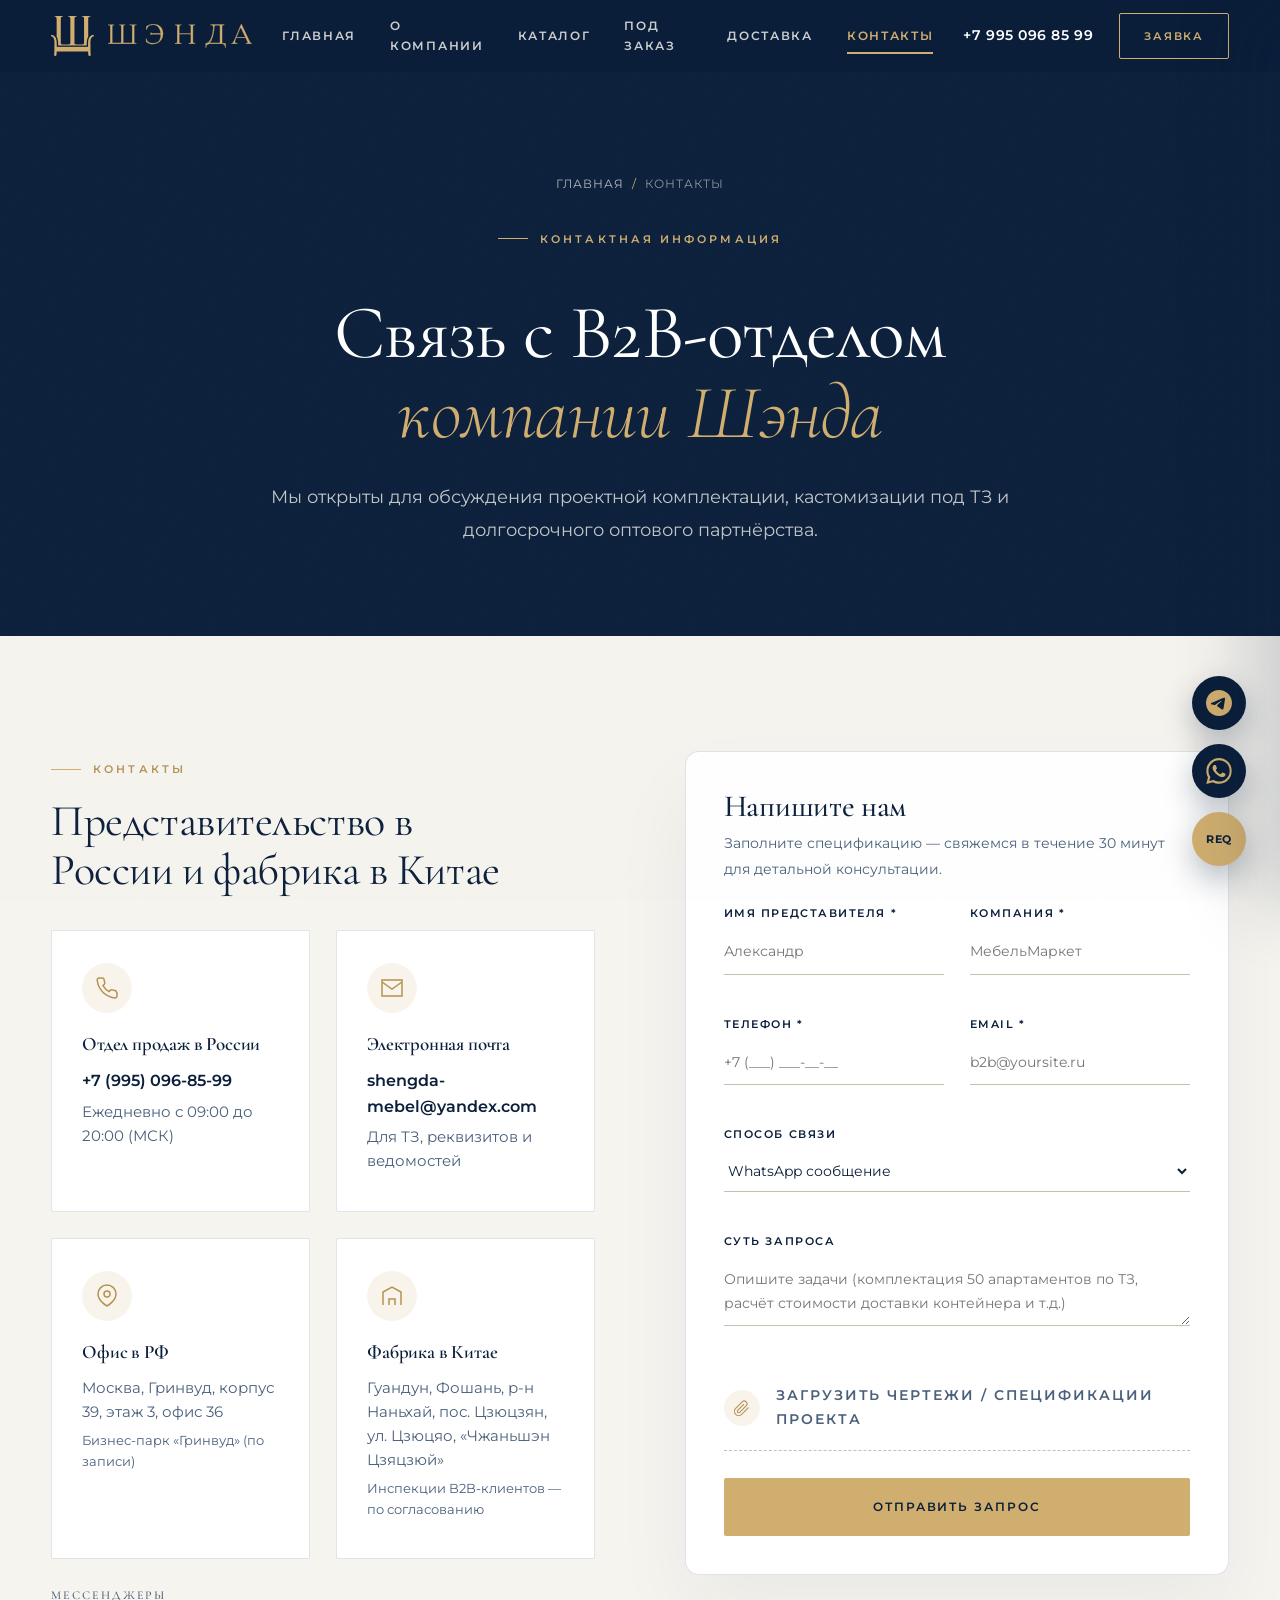
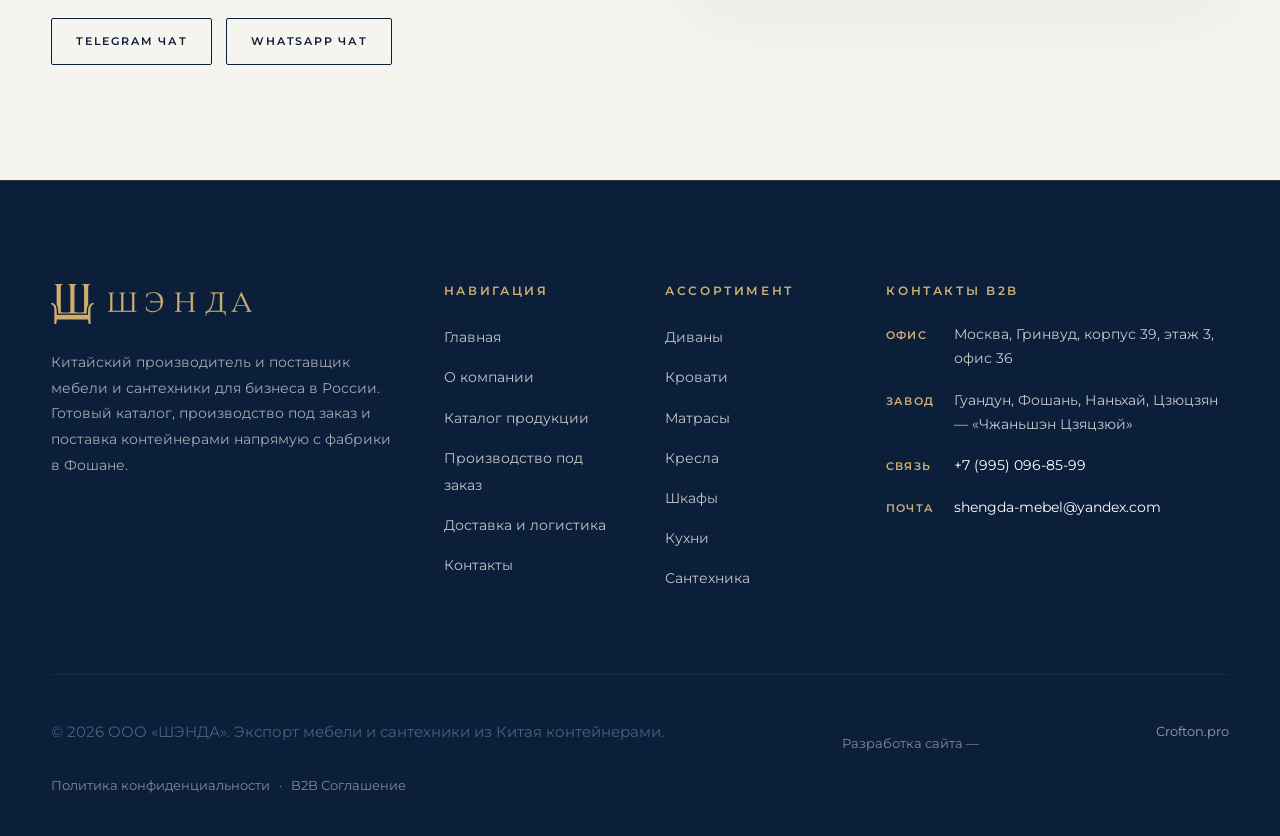
<file: contacts.html>
<!DOCTYPE html>
<html lang="ru">
<head>
  <meta charset="UTF-8">
  <meta name="viewport" content="width=device-width, initial-scale=1, viewport-fit=cover">
  <meta name="theme-color" content="#0B1F3B">
  <title>Контакты — Шэнда</title>
  <meta name="description" content="">
  <!-- Шрифты: самохостинг + запасные с подогнанными метриками.
       Сначала объявляем Fallback (Times/Arial с override-метриками под Cormorant/Montserrat),
       затем реальные шрифты с font-display:swap. Пока грузится веб-шрифт, текст рисуется
       запасным в ТЕХ ЖЕ размерах строк → нет прыжка; затем бесшовно подменяется. -->
  <link rel="preload" href="assets/fonts/montserrat-cyrillic.woff2" as="font" type="font/woff2" crossorigin>
  <link rel="preload" href="assets/fonts/cormorant-cyrillic.woff2" as="font" type="font/woff2" crossorigin>
  <style>
@font-face{font-family:'Cormorant Fallback';src:local('Times New Roman'),local('Times'),local('Nimbus Roman No9 L'),local('DejaVu Serif');size-adjust:70%;ascent-override:132.0%;descent-override:41.0%;line-gap-override:0%}
@font-face{font-family:'Montserrat Fallback';src:local('Arial'),local('Helvetica Neue'),local('Helvetica'),local('Nimbus Sans L'),local('Liberation Sans');size-adjust:99.44%;ascent-override:97.34%;descent-override:25.24%;line-gap-override:0%}
@font-face{font-family:'Montserrat';font-style:normal;font-weight:100 900;font-display:swap;src:url(assets/fonts/montserrat-cyrillic.woff2) format('woff2');unicode-range:U+0301,U+0400-045F,U+0490-0491,U+04B0-04B1,U+2116}
@font-face{font-family:'Montserrat';font-style:normal;font-weight:100 900;font-display:swap;src:url(assets/fonts/montserrat-latin.woff2) format('woff2');unicode-range:U+0000-00FF,U+0131,U+0152-0153,U+02BB-02BC,U+02C6,U+02DA,U+02DC,U+2000-206F,U+2074,U+20AC,U+2122,U+2191,U+2193,U+2212,U+2215,U+FEFF,U+FFFD}
@font-face{font-family:'Cormorant Garamond';font-style:normal;font-weight:300 700;font-display:swap;src:url(assets/fonts/cormorant-cyrillic.woff2) format('woff2');unicode-range:U+0301,U+0400-045F,U+0490-0491,U+04B0-04B1,U+2116}
@font-face{font-family:'Cormorant Garamond';font-style:italic;font-weight:300 700;font-display:swap;src:url(assets/fonts/cormorant-italic-cyrillic.woff2) format('woff2');unicode-range:U+0301,U+0400-045F,U+0490-0491,U+04B0-04B1,U+2116}
@font-face{font-family:'Cormorant Garamond';font-style:normal;font-weight:300 700;font-display:swap;src:url(assets/fonts/cormorant-latin.woff2) format('woff2');unicode-range:U+0000-00FF,U+0131,U+0152-0153,U+02BB-02BC,U+02C6,U+02DA,U+02DC,U+2000-206F,U+2074,U+20AC,U+2122,U+2191,U+2193,U+2212,U+2215,U+FEFF,U+FFFD}
@font-face{font-family:'Cormorant Garamond';font-style:italic;font-weight:300 700;font-display:swap;src:url(assets/fonts/cormorant-italic-latin.woff2) format('woff2');unicode-range:U+0000-00FF,U+0131,U+0152-0153,U+02BB-02BC,U+02C6,U+02DA,U+02DC,U+2000-206F,U+2074,U+20AC,U+2122,U+2191,U+2193,U+2212,U+2215,U+FEFF,U+FFFD}
  </style>
  <link rel="stylesheet" href="assets/css/styles.css">
  <noscript><style>[data-reveal]{opacity:1!important;transform:none!important}.hero__bg{animation:none}</style></noscript>
  
</head>
<body class="inner">
  <!-- Header -->
  <header class="site-header">
    <div class="container header-bar">
      <a class="brand" href="index.html" aria-label="Шэнда — на главную">
        <img class="sign" src="assets/logo/logo_sign_for_dark_bg.svg" alt="">
        <img class="word" src="assets/logo/logo_name_for_dark_bg.svg" alt="Шэнда">
      </a>

      <nav class="primary-nav" aria-label="Основная навигация">
        <a href="index.html"    class="nav-link" id="nav-home">Главная</a>
        <a href="about.html"    class="nav-link" id="nav-about">О компании</a>
        <a href="catalog.html"  class="nav-link" id="nav-catalog">Каталог</a>
        <a href="custom.html"   class="nav-link" id="nav-custom">Под заказ</a>
        <a href="delivery.html" class="nav-link" id="nav-delivery">Доставка</a>
        <a href="contacts.html" class="nav-link" id="nav-contacts">Контакты</a>
      </nav>

      <div class="header-actions">
        <a href="tel:+79950968599" class="header-phone">+7 995 096 85 99</a>
        <div class="header-cta">
          <button class="btn btn-outline-gold btn-sm" onclick="Shengda.toggleDrawer()">Заявка</button>
          <span class="req-badge" data-req-count>0</span>
        </div>
        <button class="nav-toggle" onclick="Shengda.toggleMenu()" aria-label="Меню">
          <span></span><span></span><span></span>
        </button>
      </div>
    </div>
  </header>

  <!-- Mobile off-canvas menu -->
  <div class="mobile-menu" id="mobile-menu" data-close-self>
    <div class="mobile-panel">
      <a href="index.html"    class="m-link" id="m-nav-home">Главная <span>01</span></a>
      <a href="about.html"    class="m-link" id="m-nav-about">О компании <span>02</span></a>
      <a href="catalog.html"  class="m-link" id="m-nav-catalog">Каталог <span>03</span></a>
      <a href="custom.html"   class="m-link" id="m-nav-custom">Под заказ <span>04</span></a>
      <a href="delivery.html" class="m-link" id="m-nav-delivery">Доставка <span>05</span></a>
      <a href="contacts.html" class="m-link" id="m-nav-contacts">Контакты <span>06</span></a>
      <div class="mobile-contact">
        <a href="tel:+79950968599">+7 995 096 85 99</a>
        <a href="mailto:shengda-mebel@yandex.com">shengda-mebel@yandex.com</a>
        <button class="btn btn-gold btn-block" onclick="Shengda.toggleMenu(false);Shengda.toggleDrawer(true)">Заявка на расчёт</button>
      </div>
    </div>
  </div>
  <!-- ===== Page hero ===== -->
  <section class="page-hero">
    <div class="page-hero__bg" style="background-image:url('https://images.unsplash.com/photo-1620626011161-997c51917041?auto=format&fit=crop&w=1920&q=80')"></div>
    <div class="container">
      <div class="crumbs"><a href="index.html">Главная</a><span>/</span> Контакты</div>
      <span class="eyebrow" style="justify-content:center">Контактная информация</span>
      <h1 style="margin-top:22px">Связь с B2B-отделом<br><em>компании Шэнда</em></h1>
      <p>Мы открыты для обсуждения проектной комплектации, кастомизации под ТЗ и долгосрочного оптового партнёрства.</p>
    </div>
  </section>

  <!-- ===== Contacts ===== -->
  <section>
    <div class="container">
      <div class="split split--top">
        <!-- Info -->
        <div data-reveal>
          <span class="eyebrow">Контакты</span>
          <h2 class="serif" style="font-size:clamp(28px,3.6vw,44px);font-weight:400;margin:18px 0 34px">Представительство в России и фабрика в Китае</h2>
          <div class="grid g-2" style="gap:26px">
            <div class="contact-card">
              <div class="ic"><svg viewBox="0 0 24 24" width="24" height="24" fill="none" stroke="currentColor" stroke-width="1.5"><path d="M22 16.9v3a2 2 0 0 1-2.2 2 19.8 19.8 0 0 1-8.6-3 19.5 19.5 0 0 1-6-6 19.8 19.8 0 0 1-3-8.6A2 2 0 0 1 4.1 2h3a2 2 0 0 1 2 1.7c.1.9.3 1.8.6 2.6a2 2 0 0 1-.5 2.1L8 9.6a16 16 0 0 0 6 6l1.2-1.2a2 2 0 0 1 2.1-.5c.8.3 1.7.5 2.6.6a2 2 0 0 1 1.7 2z"/></svg></div>
              <h3 class="serif">Отдел продаж в России</h3>
              <a href="tel:+79950968599">+7 (995) 096-85-99</a>
              <p>Ежедневно с 09:00 до 20:00 (МСК)</p>
            </div>
            <div class="contact-card">
              <div class="ic"><svg viewBox="0 0 24 24" width="24" height="24" fill="none" stroke="currentColor" stroke-width="1.5"><rect x="2" y="4" width="20" height="16"/><path d="M2 6l10 7L22 6"/></svg></div>
              <h3 class="serif">Электронная почта</h3>
              <a href="mailto:shengda-mebel@yandex.com">shengda-mebel@yandex.com</a>
              <p>Для ТЗ, реквизитов и ведомостей</p>
            </div>
            <div class="contact-card">
              <div class="ic"><svg viewBox="0 0 24 24" width="24" height="24" fill="none" stroke="currentColor" stroke-width="1.5"><path d="M21 10c0 7-9 12-9 12s-9-5-9-12a9 9 0 0 1 18 0z"/><circle cx="12" cy="10" r="3"/></svg></div>
              <h3 class="serif">Офис в РФ</h3>
              <p>Москва, Гринвуд, корпус 39, этаж 3, офис 36</p>
              <p style="font-size:13px">Бизнес-парк «Гринвуд» (по записи)</p>
            </div>
            <div class="contact-card">
              <div class="ic"><svg viewBox="0 0 24 24" width="24" height="24" fill="none" stroke="currentColor" stroke-width="1.5"><path d="M3 21V8l9-5 9 5v13M9 21v-6h6v6"/></svg></div>
              <h3 class="serif">Фабрика в Китае</h3>
              <p>Гуандун, Фошань, р-н Наньхай, пос. Цзюцзян, ул. Цзюцяо, «Чжаньшэн Цзяцзюй»</p>
              <p style="font-size:13px">Инспекции B2B-клиентов — по согласованию</p>
            </div>
          </div>
          <div style="margin-top:30px">
            <h4 style="font-size:12px;letter-spacing:.16em;text-transform:uppercase;color:var(--navy-muted);margin-bottom:16px">Мессенджеры</h4>
            <div style="display:flex;gap:14px;flex-wrap:wrap">
              <a href="https://t.me/shengdamebel" target="_blank" rel="noopener" class="btn btn-outline btn-sm">Telegram чат</a>
              <a href="https://wa.me/74951234567" target="_blank" rel="noopener" class="btn btn-outline btn-sm">WhatsApp чат</a>
            </div>
          </div>
        </div>

        <!-- Form -->
        <div data-reveal data-d="2">
          <div class="form-card form-card--compact" id="contacts-form-wrap">
            <h3 class="serif" style="font-size:clamp(24px,2.4vw,32px);margin-bottom:6px">Напишите нам</h3>
            <p style="margin-bottom:22px;font-size:14px">Заполните спецификацию — свяжемся в течение 30 минут для детальной консультации.</p>
            <form onsubmit="Shengda.handleSubmit(event)">
              <div class="form-grid">
                <div class="field"><label>Имя представителя *</label><input name="name" class="input" type="text" required placeholder="Александр"></div>
                <div class="field"><label>Компания *</label><input name="company" class="input" type="text" required placeholder="МебельМаркет"></div>
                <div class="field"><label>Телефон *</label><input name="phone" class="input" type="tel" required placeholder="+7 (___) ___-__-__"></div>
                <div class="field"><label>Email *</label><input name="email" class="input" type="email" required placeholder="b2b@yoursite.ru"></div>
                <div class="field form-full"><label>Способ связи</label><select name="role" class="input"><option>WhatsApp сообщение</option><option>Telegram сообщение</option><option>Телефонный звонок</option><option>Email (КП)</option></select></div>
                <div class="field form-full"><label>Суть запроса</label><textarea name="message" class="input" placeholder="Опишите задачи (комплектация 50 апартаментов по ТЗ, расчёт стоимости доставки контейнера и т.д.)"></textarea></div>
                <div class="field form-full"><div class="field-file"><label class="drop"><span class="clip-ic"><svg viewBox="0 0 24 24" fill="none" stroke="currentColor" stroke-width="1.6" stroke-linecap="round" stroke-linejoin="round"><path d="M21.44 11.05l-9.19 9.19a6 6 0 0 1-8.49-8.49l9.19-9.19a4 4 0 0 1 5.66 5.66l-9.2 9.19a2 2 0 0 1-2.83-2.83l8.49-8.48"/></svg></span> Загрузить чертежи / спецификации проекта</label><input type="file" multiple></div></div>
              </div>
              <button type="submit" class="btn btn-gold btn-block" style="margin-top:6px">Отправить запрос</button>
            </form>
            <div class="form-success">
              <div class="check"><svg viewBox="0 0 24 24" fill="none" stroke="currentColor" stroke-width="2"><path d="M20 6L9 17l-5-5"/></svg></div>
              <h4>Запрос отправлен</h4>
              <p>Спасибо! Мы свяжемся с вами в ближайшее время.</p>
            </div>
          </div>
        </div>
      </div>
    </div>
  </section>
  <!-- Footer -->
  <footer class="site-footer">
    <div class="container">
      <div class="footer-grid">
        <div class="footer-col footer-about">
          <a class="brand" href="index.html">
            <img class="sign" src="assets/logo/logo_sign_for_dark_bg.svg" alt="">
            <img class="word" src="assets/logo/logo_name_for_dark_bg.svg" alt="Шэнда">
          </a>
          <p>Китайский производитель и поставщик мебели и сантехники для бизнеса в России. Готовый каталог, производство под заказ и поставка контейнерами напрямую с фабрики в Фошане.</p>
        </div>
        <div class="footer-col">
          <h4>Навигация</h4>
          <ul class="footer-links">
            <li><a href="index.html">Главная</a></li>
            <li><a href="about.html">О компании</a></li>
            <li><a href="catalog.html">Каталог продукции</a></li>
            <li><a href="custom.html">Производство под заказ</a></li>
            <li><a href="delivery.html">Доставка и логистика</a></li>
            <li><a href="contacts.html">Контакты</a></li>
          </ul>
        </div>
        <div class="footer-col">
          <h4>Ассортимент</h4>
          <ul class="footer-links">
            <li><a href="catalog.html?category=sofas">Диваны</a></li>
            <li><a href="catalog.html?category=beds">Кровати</a></li>
            <li><a href="catalog.html?category=mattresses">Матрасы</a></li>
            <li><a href="catalog.html?category=chairs">Кресла</a></li>
            <li><a href="catalog.html?category=wardrobes">Шкафы</a></li>
            <li><a href="catalog.html?category=kitchens">Кухни</a></li>
            <li><a href="catalog.html?category=sanitary">Сантехника</a></li>
          </ul>
        </div>
        <div class="footer-col">
          <h4>Контакты B2B</h4>
          <div class="f-contact"><span class="lbl">Офис</span><span>Москва, Гринвуд, корпус 39, этаж 3, офис 36</span></div>
          <div class="f-contact"><span class="lbl">Завод</span><span>Гуандун, Фошань, Наньхай, Цзюцзян — «Чжаньшэн Цзяцзюй»</span></div>
          <div class="f-contact"><span class="lbl">Связь</span><a href="tel:+79950968599" style="color:#fff">+7 (995) 096-85-99</a></div>
          <div class="f-contact"><span class="lbl">Почта</span><a href="mailto:shengda-mebel@yandex.com" style="color:#fff">shengda-mebel@yandex.com</a></div>
        </div>
      </div>
      <div class="footer-bottom">
        <p>&copy; <span data-year>2026</span> ООО «ШЭНДА». Экспорт мебели и сантехники из Китая контейнерами.</p><br>Разработка сайта — <a href="https://crofton.pro" target="_blank" rel="noopener" style="color:rgba(246,244,239,.6)">Crofton.pro</a>
        <div>
          <a href="#" onclick="Shengda.openPopup('policy');return false;">Политика конфиденциальности</a>
          &nbsp;&nbsp;·&nbsp;&nbsp;
          <a href="#" onclick="Shengda.openPopup('agreement');return false;">B2B Соглашение</a>
        </div>
      </div>
    </div>
  </footer>
  <!-- Popup: policy -->
  <div class="modal" id="popup-policy" data-close-self>
    <div class="modal__box modal__box--wide">
      <button class="modal__close" data-close="popup-policy">&times;</button>
      <h2>Политика конфиденциальности</h2>
      <p>Настоящая Политика конфиденциальности регулирует порядок обработки и защиты персональной информации пользователей B2B-платформы ООО «ШЭНДА».</p>
      <p>Мы собираем только минимально необходимый объём данных, требуемый для обработки B2B-заявок: наименование юридического лица, ИНН, контактные данные представителя, электронная почта и телефон.</p>
      <p>Все данные защищены в соответствии с Федеральным законом РФ № 152-ФЗ «О персональных данных» и обрабатываются на защищённых корпоративных серверах. Мы гарантируем, что ваши персональные и проектные данные никогда не будут переданы третьим лицам без прямого согласия.</p>
    </div>
  </div>

  <!-- Popup: agreement -->
  <div class="modal" id="popup-agreement" data-close-self>
    <div class="modal__box modal__box--wide">
      <button class="modal__close" data-close="popup-agreement">&times;</button>
      <h2>B2B Соглашение о сотрудничестве</h2>
      <p>Использование B2B-платформы ООО «ШЭНДА» подразумевает согласие со следующими условиями взаимодействия:</p>
      <ul>
        <li>• Платформа ориентирована исключительно на корпоративных клиентов, ИП и юридических лиц в РФ.</li>
        <li>• Минимальный объём индивидуального производства по чертежам и спецификациям заказчика — <strong>не менее половины 20-футового контейнера</strong>.</li>
        <li>• Все цены на готовую продукцию и стоимость фрахта калькулируются индивидуально под каждую оптовую партию и закрепляются в официальном Договоре поставки.</li>
      </ul>
    </div>
  </div>

  <!-- Quick request modal -->
  <div class="modal" id="quick-modal" data-close-self>
    <div class="modal__box">
      <button class="modal__close" onclick="Shengda.closeModal()">&times;</button>
      <div id="modal-form-wrap">
        <h3 class="serif" id="modal-title" style="font-size:32px;margin-bottom:8px">Оставить заявку</h3>
        <p id="modal-subtitle" style="margin-bottom:30px">Оставьте контакты — менеджер свяжется для расчёта условий сотрудничества.</p>
        <form onsubmit="Shengda.handleSubmit(event)">
          <input type="hidden" id="modal-subject" value="Запрос">
          <div class="form-grid">
            <div class="field form-full"><label>Имя</label><input name="name" class="input" type="text" required placeholder="Иван Иванов"></div>
            <div class="field"><label>Компания</label><input name="company" class="input" type="text" required placeholder="Название организации"></div>
            <div class="field"><label>Телефон</label><input name="phone" class="input" type="tel" required placeholder="+7 (999) 000-00-00"></div>
            <div class="field form-full"><label>Email</label><input name="email" class="input" type="email" required placeholder="partner@company.ru"></div>
          </div>
          <button type="submit" class="btn btn-gold btn-block" style="margin-top:8px">Отправить запрос</button>
        </form>
      </div>
      <div class="form-success">
        <div class="check"><svg viewBox="0 0 24 24" fill="none" stroke="currentColor" stroke-width="2"><path d="M20 6L9 17l-5-5"/></svg></div>
        <h4>Заявка отправлена</h4>
        <p>Спасибо! Ведущий B2B-специалист свяжется с вами в ближайшее время.</p>
      </div>
    </div>
  </div>

  <!-- Request drawer -->
  <div class="drawer-overlay" id="drawer-overlay" onclick="Shengda.toggleDrawer(false)"></div>
  <aside class="drawer" id="request-drawer">
    <div class="drawer__head">
      <h3 class="serif">B2B Заявка</h3>
      <button class="drawer__close" onclick="Shengda.toggleDrawer(false)">&times;</button>
    </div>
    <div class="drawer__body">
      <div class="drawer__empty" id="drawer-empty">
        <div class="ic">⋎</div>
        <h4 class="serif">Список спецификации пуст</h4>
        <p style="font-size:13px">Перейдите в каталог, чтобы добавить изделия в расчётный лист.</p>
        <a href="catalog.html" class="btn btn-navy btn-sm" style="margin-top:24px">Открыть каталог</a>
      </div>
      <div id="drawer-items"></div>
    </div>
    <div class="drawer__foot" id="drawer-foot" style="display:none">
      <h4 style="font-size:11px;text-transform:uppercase;letter-spacing:.15em;margin-bottom:18px">Оформить спецификацию</h4>
      <div id="drawer-form-wrap">
        <form onsubmit="Shengda.submitDrawer(event)">
          <div class="field" style="margin-bottom:14px"><input class="input" type="text" required name="name" placeholder="Контактное лицо"></div>
          <div class="field" style="margin-bottom:14px"><input class="input" type="text" required name="company" placeholder="Компания"></div>
          <div class="field" style="margin-bottom:14px"><input class="input" type="tel" required name="phone" placeholder="Телефон"></div>
          <div class="field" style="margin-bottom:22px"><input class="input" type="email" required name="email" placeholder="Email"></div>
          <button type="submit" class="btn btn-gold btn-block">Отправить на фабрику</button>
        </form>
      </div>
      <div class="form-success">
        <div class="check"><svg viewBox="0 0 24 24" fill="none" stroke="currentColor" stroke-width="2"><path d="M20 6L9 17l-5-5"/></svg></div>
        <h4>Спецификация отправлена</h4>
        <p>Состав: <span data-items></span></p>
      </div>
    </div>
  </aside>

  <!-- Floating messenger actions -->
  <div class="fab">
    <a class="fab__btn fab-tg" href="https://t.me/shengdamebel" target="_blank" rel="noopener" aria-label="Написать в Telegram">
      <img src="assets/telegram.svg" alt="Telegram">
      <span class="fab__tip">Telegram</span>
    </a>
    <a class="fab__btn fab-wa" href="https://wa.me/74951234567" target="_blank" rel="noopener" aria-label="Написать в WhatsApp">
      <img src="assets/whatsapp.svg" alt="WhatsApp">
      <span class="fab__tip">WhatsApp</span>
    </a>
    <button class="fab__btn fab-req" onclick="Shengda.toggleDrawer()" aria-label="Заявка">REQ<span class="req-badge" data-req-count>0</span></button>
  </div>
  <script src="assets/js/app.js"></script>
</body>
</html>
</file>
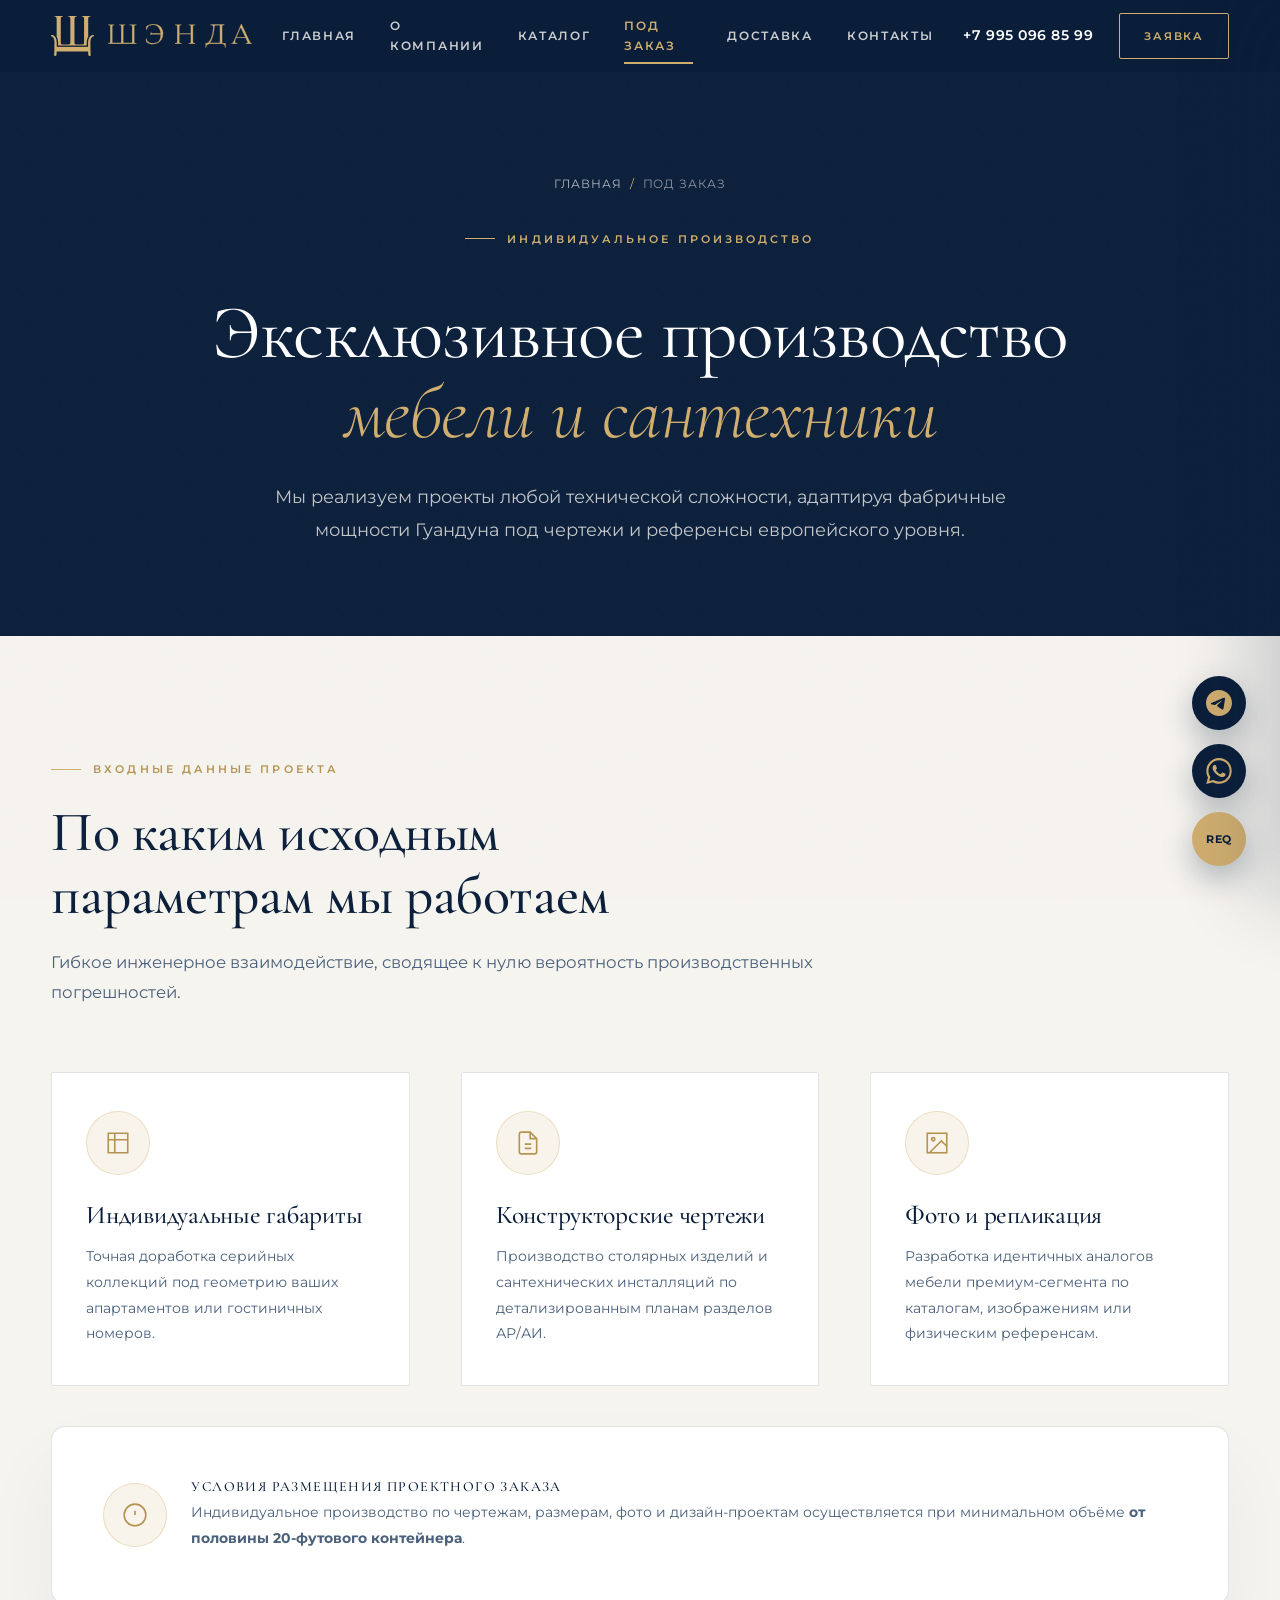
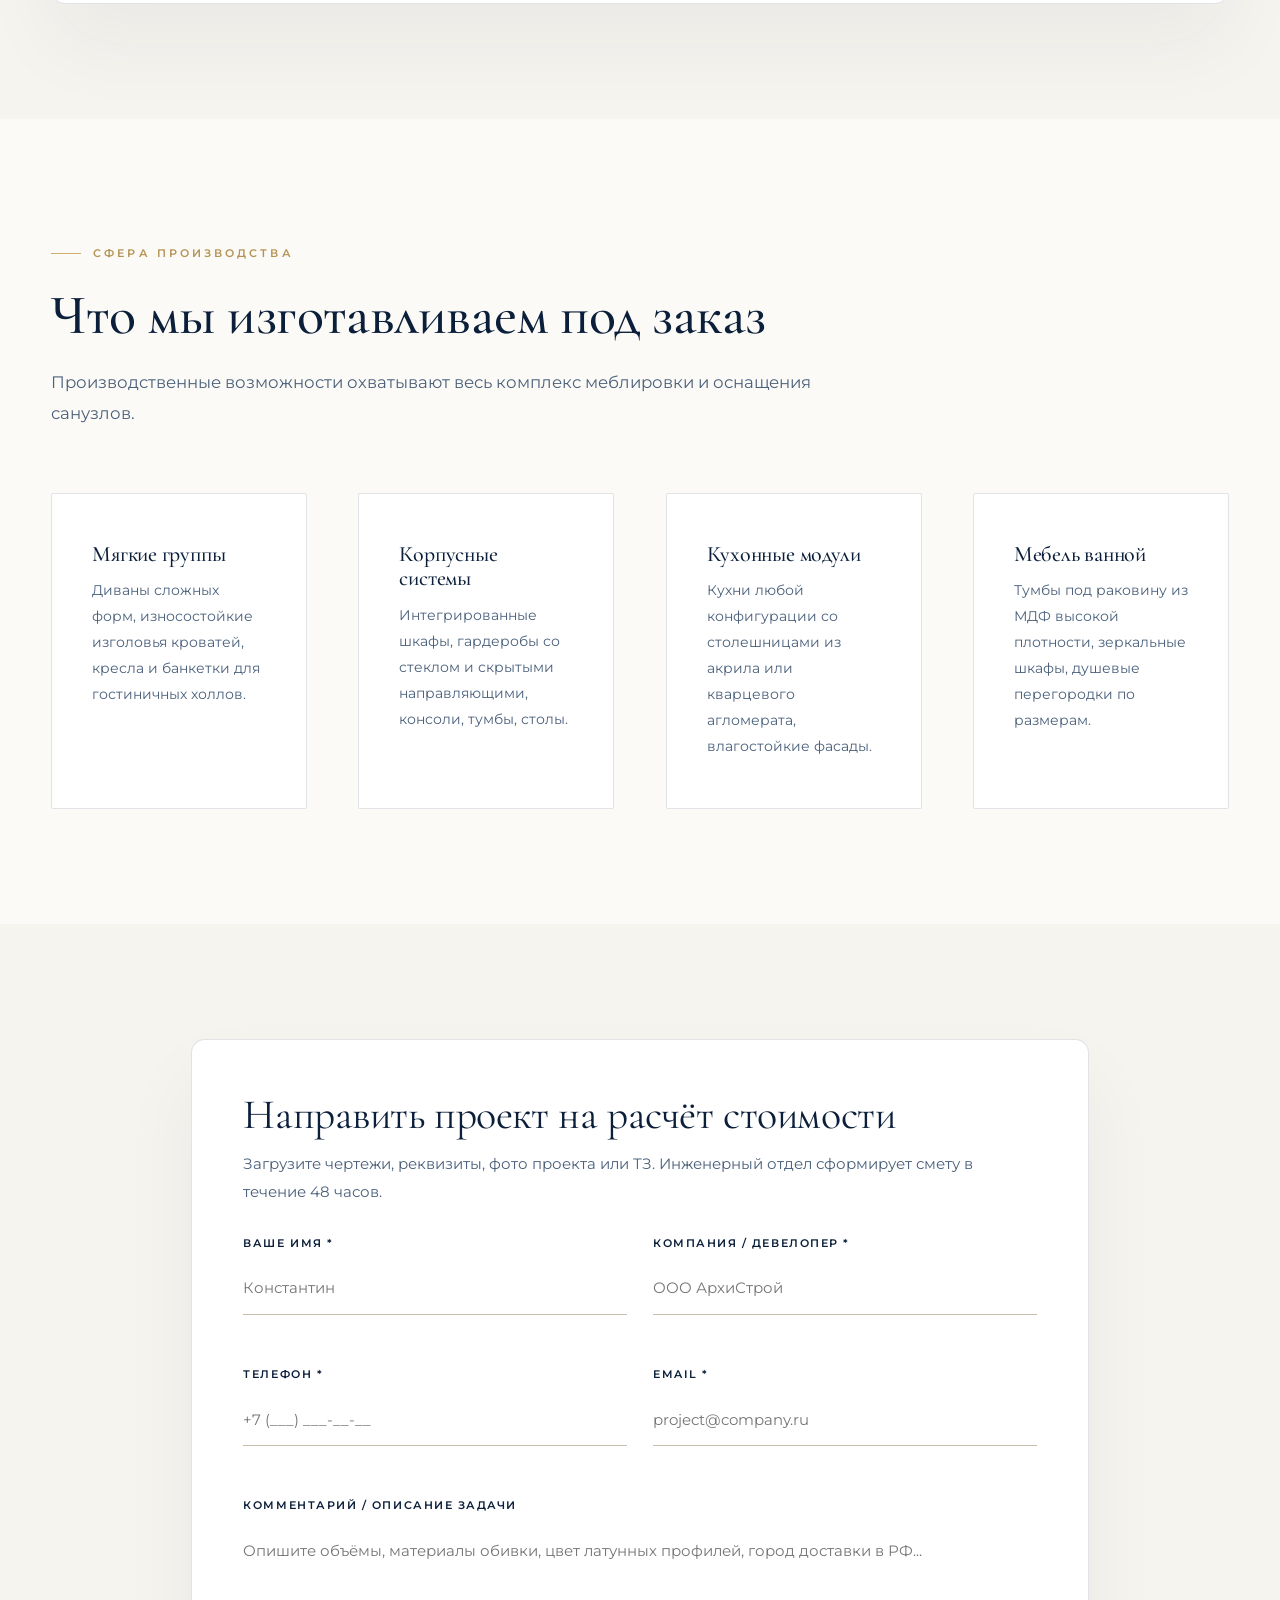
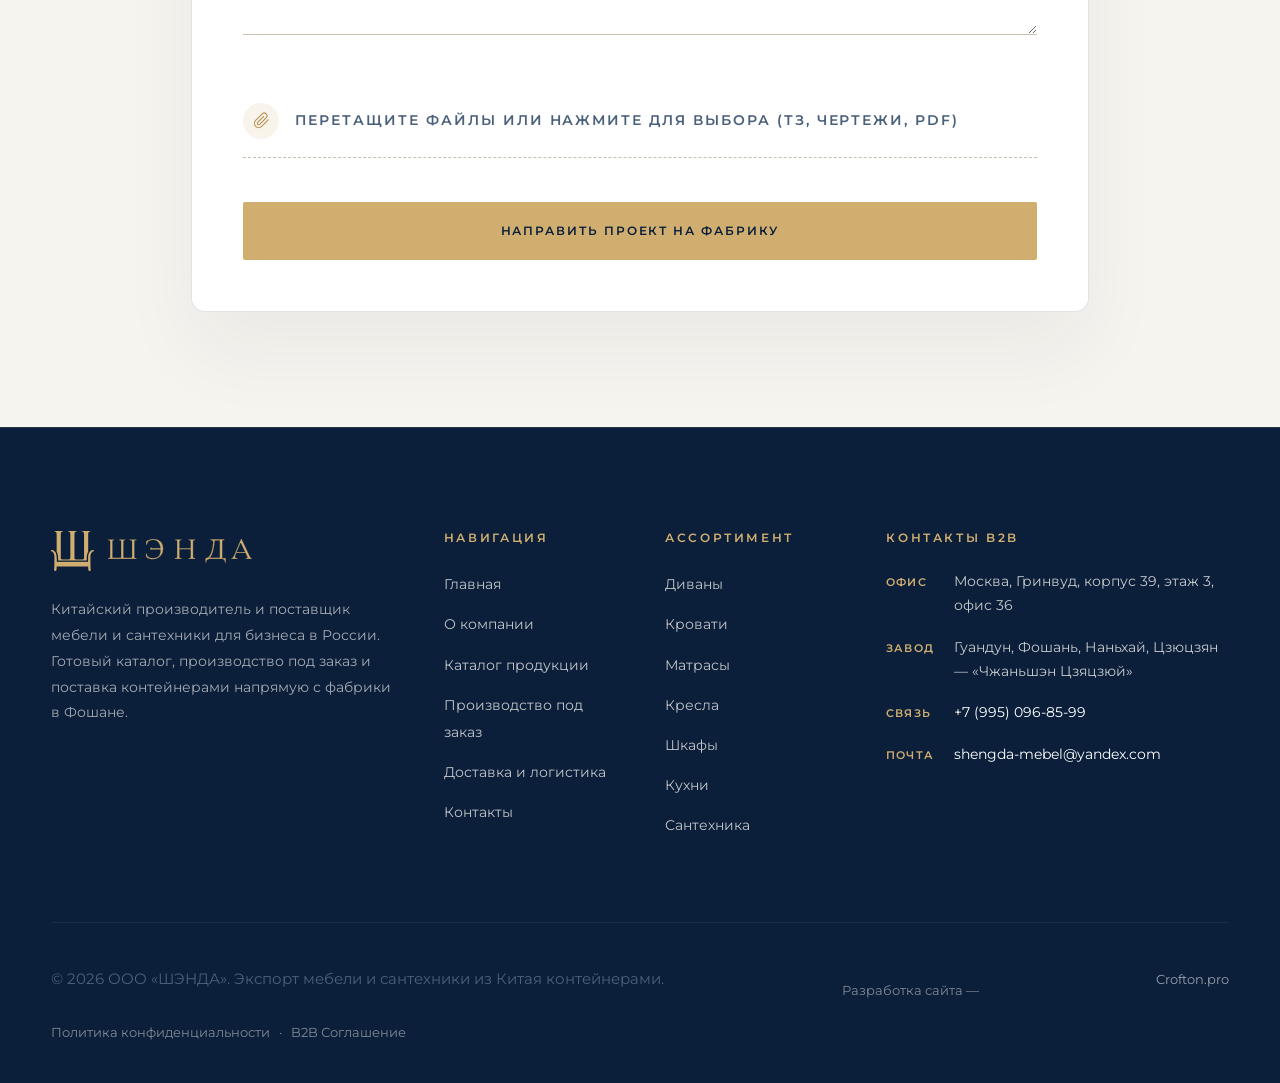
<file: custom.html>
<!DOCTYPE html>
<html lang="ru">
<head>
  <meta charset="UTF-8">
  <meta name="viewport" content="width=device-width, initial-scale=1, viewport-fit=cover">
  <meta name="theme-color" content="#0B1F3B">
  <title>Производство под заказ — Шэнда</title>
  <meta name="description" content="">
  <!-- Шрифты: самохостинг + запасные с подогнанными метриками.
       Сначала объявляем Fallback (Times/Arial с override-метриками под Cormorant/Montserrat),
       затем реальные шрифты с font-display:swap. Пока грузится веб-шрифт, текст рисуется
       запасным в ТЕХ ЖЕ размерах строк → нет прыжка; затем бесшовно подменяется. -->
  <link rel="preload" href="assets/fonts/montserrat-cyrillic.woff2" as="font" type="font/woff2" crossorigin>
  <link rel="preload" href="assets/fonts/cormorant-cyrillic.woff2" as="font" type="font/woff2" crossorigin>
  <style>
@font-face{font-family:'Cormorant Fallback';src:local('Times New Roman'),local('Times'),local('Nimbus Roman No9 L'),local('DejaVu Serif');size-adjust:70%;ascent-override:132.0%;descent-override:41.0%;line-gap-override:0%}
@font-face{font-family:'Montserrat Fallback';src:local('Arial'),local('Helvetica Neue'),local('Helvetica'),local('Nimbus Sans L'),local('Liberation Sans');size-adjust:99.44%;ascent-override:97.34%;descent-override:25.24%;line-gap-override:0%}
@font-face{font-family:'Montserrat';font-style:normal;font-weight:100 900;font-display:swap;src:url(assets/fonts/montserrat-cyrillic.woff2) format('woff2');unicode-range:U+0301,U+0400-045F,U+0490-0491,U+04B0-04B1,U+2116}
@font-face{font-family:'Montserrat';font-style:normal;font-weight:100 900;font-display:swap;src:url(assets/fonts/montserrat-latin.woff2) format('woff2');unicode-range:U+0000-00FF,U+0131,U+0152-0153,U+02BB-02BC,U+02C6,U+02DA,U+02DC,U+2000-206F,U+2074,U+20AC,U+2122,U+2191,U+2193,U+2212,U+2215,U+FEFF,U+FFFD}
@font-face{font-family:'Cormorant Garamond';font-style:normal;font-weight:300 700;font-display:swap;src:url(assets/fonts/cormorant-cyrillic.woff2) format('woff2');unicode-range:U+0301,U+0400-045F,U+0490-0491,U+04B0-04B1,U+2116}
@font-face{font-family:'Cormorant Garamond';font-style:italic;font-weight:300 700;font-display:swap;src:url(assets/fonts/cormorant-italic-cyrillic.woff2) format('woff2');unicode-range:U+0301,U+0400-045F,U+0490-0491,U+04B0-04B1,U+2116}
@font-face{font-family:'Cormorant Garamond';font-style:normal;font-weight:300 700;font-display:swap;src:url(assets/fonts/cormorant-latin.woff2) format('woff2');unicode-range:U+0000-00FF,U+0131,U+0152-0153,U+02BB-02BC,U+02C6,U+02DA,U+02DC,U+2000-206F,U+2074,U+20AC,U+2122,U+2191,U+2193,U+2212,U+2215,U+FEFF,U+FFFD}
@font-face{font-family:'Cormorant Garamond';font-style:italic;font-weight:300 700;font-display:swap;src:url(assets/fonts/cormorant-italic-latin.woff2) format('woff2');unicode-range:U+0000-00FF,U+0131,U+0152-0153,U+02BB-02BC,U+02C6,U+02DA,U+02DC,U+2000-206F,U+2074,U+20AC,U+2122,U+2191,U+2193,U+2212,U+2215,U+FEFF,U+FFFD}
  </style>
  <link rel="stylesheet" href="assets/css/styles.css">
  <noscript><style>[data-reveal]{opacity:1!important;transform:none!important}.hero__bg{animation:none}</style></noscript>
  
</head>
<body class="inner">
  <!-- Header -->
  <header class="site-header">
    <div class="container header-bar">
      <a class="brand" href="index.html" aria-label="Шэнда — на главную">
        <img class="sign" src="assets/logo/logo_sign_for_dark_bg.svg" alt="">
        <img class="word" src="assets/logo/logo_name_for_dark_bg.svg" alt="Шэнда">
      </a>

      <nav class="primary-nav" aria-label="Основная навигация">
        <a href="index.html"    class="nav-link" id="nav-home">Главная</a>
        <a href="about.html"    class="nav-link" id="nav-about">О компании</a>
        <a href="catalog.html"  class="nav-link" id="nav-catalog">Каталог</a>
        <a href="custom.html"   class="nav-link" id="nav-custom">Под заказ</a>
        <a href="delivery.html" class="nav-link" id="nav-delivery">Доставка</a>
        <a href="contacts.html" class="nav-link" id="nav-contacts">Контакты</a>
      </nav>

      <div class="header-actions">
        <a href="tel:+79950968599" class="header-phone">+7 995 096 85 99</a>
        <div class="header-cta">
          <button class="btn btn-outline-gold btn-sm" onclick="Shengda.toggleDrawer()">Заявка</button>
          <span class="req-badge" data-req-count>0</span>
        </div>
        <button class="nav-toggle" onclick="Shengda.toggleMenu()" aria-label="Меню">
          <span></span><span></span><span></span>
        </button>
      </div>
    </div>
  </header>

  <!-- Mobile off-canvas menu -->
  <div class="mobile-menu" id="mobile-menu" data-close-self>
    <div class="mobile-panel">
      <a href="index.html"    class="m-link" id="m-nav-home">Главная <span>01</span></a>
      <a href="about.html"    class="m-link" id="m-nav-about">О компании <span>02</span></a>
      <a href="catalog.html"  class="m-link" id="m-nav-catalog">Каталог <span>03</span></a>
      <a href="custom.html"   class="m-link" id="m-nav-custom">Под заказ <span>04</span></a>
      <a href="delivery.html" class="m-link" id="m-nav-delivery">Доставка <span>05</span></a>
      <a href="contacts.html" class="m-link" id="m-nav-contacts">Контакты <span>06</span></a>
      <div class="mobile-contact">
        <a href="tel:+79950968599">+7 995 096 85 99</a>
        <a href="mailto:shengda-mebel@yandex.com">shengda-mebel@yandex.com</a>
        <button class="btn btn-gold btn-block" onclick="Shengda.toggleMenu(false);Shengda.toggleDrawer(true)">Заявка на расчёт</button>
      </div>
    </div>
  </div>
  <!-- ===== Page hero ===== -->
  <section class="page-hero">
    <div class="page-hero__bg" style="background-image:url('https://images.unsplash.com/photo-1595428774223-ef52624120d2?auto=format&fit=crop&w=1920&q=80')"></div>
    <div class="container">
      <div class="crumbs"><a href="index.html">Главная</a><span>/</span> Под заказ</div>
      <span class="eyebrow" style="justify-content:center">Индивидуальное производство</span>
      <h1 style="margin-top:22px">Эксклюзивное производство<br><em>мебели и сантехники</em></h1>
      <p>Мы реализуем проекты любой технической сложности, адаптируя фабричные мощности Гуандуна под чертежи и референсы европейского уровня.</p>
    </div>
  </section>

  <!-- ===== Input data ===== -->
  <section>
    <div class="container">
      <div class="section-head" data-reveal>
        <span class="eyebrow">Входные данные проекта</span>
        <h2>По каким исходным параметрам мы работаем</h2>
        <p>Гибкое инженерное взаимодействие, сводящее к нулю вероятность производственных погрешностей.</p>
      </div>
      <div class="grid g-3">
        <div class="card" data-reveal data-d="1"><div class="card__body"><div class="icon-box"><svg viewBox="0 0 24 24" fill="none" stroke="currentColor" stroke-width="1.5"><path d="M3 3h18v18H3z"/><path d="M3 9h18M9 3v18"/></svg></div><h3>Индивидуальные габариты</h3><p>Точная доработка серийных коллекций под геометрию ваших апартаментов или гостиничных номеров.</p></div></div>
        <div class="card" data-reveal data-d="2"><div class="card__body"><div class="icon-box"><svg viewBox="0 0 24 24" fill="none" stroke="currentColor" stroke-width="1.5"><path d="M14 2H6a2 2 0 0 0-2 2v16a2 2 0 0 0 2 2h12a2 2 0 0 0 2-2V8z"/><path d="M14 2v6h6M9 13h6M9 17h6"/></svg></div><h3>Конструкторские чертежи</h3><p>Производство столярных изделий и сантехнических инсталляций по детализированным планам разделов АР/АИ.</p></div></div>
        <div class="card" data-reveal data-d="3"><div class="card__body"><div class="icon-box"><svg viewBox="0 0 24 24" fill="none" stroke="currentColor" stroke-width="1.5"><rect x="3" y="3" width="18" height="18"/><circle cx="8.5" cy="8.5" r="1.5"/><path d="M21 15l-5-5L5 21"/></svg></div><h3>Фото и репликация</h3><p>Разработка идентичных аналогов мебели премиум-сегмента по каталогам, изображениям или физическим референсам.</p></div></div>
      </div>

      <div class="form-card" style="margin-top:40px;display:flex;gap:24px;align-items:center;flex-wrap:wrap" data-reveal>
        <div class="icon-box" style="margin:0;flex-shrink:0"><svg viewBox="0 0 24 24" fill="none" stroke="currentColor" stroke-width="1.5"><circle cx="12" cy="12" r="10"/><path d="M12 8v4M12 16h.01"/></svg></div>
        <div style="flex:1;min-width:260px">
          <h4 style="font-size:14px;text-transform:uppercase;letter-spacing:.1em;margin-bottom:6px">Условия размещения проектного заказа</h4>
          <p style="font-size:14px;margin:0">Индивидуальное производство по чертежам, размерам, фото и дизайн-проектам осуществляется при минимальном объёме <strong>от половины 20-футового контейнера</strong>.</p>
        </div>
      </div>
    </div>
  </section>

  <!-- ===== Scope ===== -->
  <section class="bg-paper">
    <div class="container">
      <div class="section-head" data-reveal>
        <span class="eyebrow">Сфера производства</span>
        <h2>Что мы изготавливаем под заказ</h2>
        <p>Производственные возможности охватывают весь комплекс меблировки и оснащения санузлов.</p>
      </div>
      <div class="grid g-4">
        <div class="stat-card" data-reveal data-d="1"><h3>Мягкие группы</h3><p>Диваны сложных форм, износостойкие изголовья кроватей, кресла и банкетки для гостиничных холлов.</p></div>
        <div class="stat-card" data-reveal data-d="2"><h3>Корпусные системы</h3><p>Интегрированные шкафы, гардеробы со стеклом и скрытыми направляющими, консоли, тумбы, столы.</p></div>
        <div class="stat-card" data-reveal data-d="3"><h3>Кухонные модули</h3><p>Кухни любой конфигурации со столешницами из акрила или кварцевого агломерата, влагостойкие фасады.</p></div>
        <div class="stat-card" data-reveal data-d="4"><h3>Мебель ванной</h3><p>Тумбы под раковину из МДФ высокой плотности, зеркальные шкафы, душевые перегородки по размерам.</p></div>
      </div>
    </div>
  </section>

  <!-- ===== Request form ===== -->
  <section>
    <div class="container" style="max-width:1000px">
      <div class="form-card" data-reveal>
        <div style="margin-bottom:28px">
          <h2 class="serif" style="font-size:clamp(28px,3.4vw,42px);font-weight:400;margin-bottom:12px">Направить проект на расчёт стоимости</h2>
          <p>Загрузите чертежи, реквизиты, фото проекта или ТЗ. Инженерный отдел сформирует смету в течение 48 часов.</p>
        </div>
        <form onsubmit="Shengda.handleSubmit(event)">
          <div class="form-grid">
            <div class="field"><label>Ваше имя *</label><input class="input" type="text" required placeholder="Константин"></div>
            <div class="field"><label>Компания / Девелопер *</label><input name="company" class="input" type="text" required placeholder="ООО АрхиСтрой"></div>
            <div class="field"><label>Телефон *</label><input name="phone" class="input" type="tel" required placeholder="+7 (___) ___-__-__"></div>
            <div class="field"><label>Email *</label><input name="email" class="input" type="email" required placeholder="project@company.ru"></div>
            <div class="field form-full"><label>Комментарий / описание задачи</label><textarea name="message" class="input" placeholder="Опишите объёмы, материалы обивки, цвет латунных профилей, город доставки в РФ..."></textarea></div>
            <div class="field form-full"><div class="field-file"><label class="drop"><span class="clip-ic"><svg viewBox="0 0 24 24" fill="none" stroke="currentColor" stroke-width="1.6" stroke-linecap="round" stroke-linejoin="round"><path d="M21.44 11.05l-9.19 9.19a6 6 0 0 1-8.49-8.49l9.19-9.19a4 4 0 0 1 5.66 5.66l-9.2 9.19a2 2 0 0 1-2.83-2.83l8.49-8.48"/></svg></span> Перетащите файлы или нажмите для выбора (ТЗ, чертежи, PDF)</label><input type="file" multiple></div></div>
          </div>
          <button type="submit" class="btn btn-gold btn-block" style="margin-top:10px">Направить проект на фабрику</button>
        </form>
        <div class="form-success">
          <div class="check"><svg viewBox="0 0 24 24" fill="none" stroke="currentColor" stroke-width="2"><path d="M20 6L9 17l-5-5"/></svg></div>
          <h4>Проект направлен</h4>
          <p>Инженерный отдел приступил к подготовке сметы. Ответим в течение 48 часов.</p>
        </div>
      </div>
    </div>
  </section>
  <!-- Footer -->
  <footer class="site-footer">
    <div class="container">
      <div class="footer-grid">
        <div class="footer-col footer-about">
          <a class="brand" href="index.html">
            <img class="sign" src="assets/logo/logo_sign_for_dark_bg.svg" alt="">
            <img class="word" src="assets/logo/logo_name_for_dark_bg.svg" alt="Шэнда">
          </a>
          <p>Китайский производитель и поставщик мебели и сантехники для бизнеса в России. Готовый каталог, производство под заказ и поставка контейнерами напрямую с фабрики в Фошане.</p>
        </div>
        <div class="footer-col">
          <h4>Навигация</h4>
          <ul class="footer-links">
            <li><a href="index.html">Главная</a></li>
            <li><a href="about.html">О компании</a></li>
            <li><a href="catalog.html">Каталог продукции</a></li>
            <li><a href="custom.html">Производство под заказ</a></li>
            <li><a href="delivery.html">Доставка и логистика</a></li>
            <li><a href="contacts.html">Контакты</a></li>
          </ul>
        </div>
        <div class="footer-col">
          <h4>Ассортимент</h4>
          <ul class="footer-links">
            <li><a href="catalog.html?category=sofas">Диваны</a></li>
            <li><a href="catalog.html?category=beds">Кровати</a></li>
            <li><a href="catalog.html?category=mattresses">Матрасы</a></li>
            <li><a href="catalog.html?category=chairs">Кресла</a></li>
            <li><a href="catalog.html?category=wardrobes">Шкафы</a></li>
            <li><a href="catalog.html?category=kitchens">Кухни</a></li>
            <li><a href="catalog.html?category=sanitary">Сантехника</a></li>
          </ul>
        </div>
        <div class="footer-col">
          <h4>Контакты B2B</h4>
          <div class="f-contact"><span class="lbl">Офис</span><span>Москва, Гринвуд, корпус 39, этаж 3, офис 36</span></div>
          <div class="f-contact"><span class="lbl">Завод</span><span>Гуандун, Фошань, Наньхай, Цзюцзян — «Чжаньшэн Цзяцзюй»</span></div>
          <div class="f-contact"><span class="lbl">Связь</span><a href="tel:+79950968599" style="color:#fff">+7 (995) 096-85-99</a></div>
          <div class="f-contact"><span class="lbl">Почта</span><a href="mailto:shengda-mebel@yandex.com" style="color:#fff">shengda-mebel@yandex.com</a></div>
        </div>
      </div>
      <div class="footer-bottom">
        <p>&copy; <span data-year>2026</span> ООО «ШЭНДА». Экспорт мебели и сантехники из Китая контейнерами.</p><br>Разработка сайта — <a href="https://crofton.pro" target="_blank" rel="noopener" style="color:rgba(246,244,239,.6)">Crofton.pro</a>
        <div>
          <a href="#" onclick="Shengda.openPopup('policy');return false;">Политика конфиденциальности</a>
          &nbsp;&nbsp;·&nbsp;&nbsp;
          <a href="#" onclick="Shengda.openPopup('agreement');return false;">B2B Соглашение</a>
        </div>
      </div>
    </div>
  </footer>
  <!-- Popup: policy -->
  <div class="modal" id="popup-policy" data-close-self>
    <div class="modal__box modal__box--wide">
      <button class="modal__close" data-close="popup-policy">&times;</button>
      <h2>Политика конфиденциальности</h2>
      <p>Настоящая Политика конфиденциальности регулирует порядок обработки и защиты персональной информации пользователей B2B-платформы ООО «ШЭНДА».</p>
      <p>Мы собираем только минимально необходимый объём данных, требуемый для обработки B2B-заявок: наименование юридического лица, ИНН, контактные данные представителя, электронная почта и телефон.</p>
      <p>Все данные защищены в соответствии с Федеральным законом РФ № 152-ФЗ «О персональных данных» и обрабатываются на защищённых корпоративных серверах. Мы гарантируем, что ваши персональные и проектные данные никогда не будут переданы третьим лицам без прямого согласия.</p>
    </div>
  </div>

  <!-- Popup: agreement -->
  <div class="modal" id="popup-agreement" data-close-self>
    <div class="modal__box modal__box--wide">
      <button class="modal__close" data-close="popup-agreement">&times;</button>
      <h2>B2B Соглашение о сотрудничестве</h2>
      <p>Использование B2B-платформы ООО «ШЭНДА» подразумевает согласие со следующими условиями взаимодействия:</p>
      <ul>
        <li>• Платформа ориентирована исключительно на корпоративных клиентов, ИП и юридических лиц в РФ.</li>
        <li>• Минимальный объём индивидуального производства по чертежам и спецификациям заказчика — <strong>не менее половины 20-футового контейнера</strong>.</li>
        <li>• Все цены на готовую продукцию и стоимость фрахта калькулируются индивидуально под каждую оптовую партию и закрепляются в официальном Договоре поставки.</li>
      </ul>
    </div>
  </div>

  <!-- Quick request modal -->
  <div class="modal" id="quick-modal" data-close-self>
    <div class="modal__box">
      <button class="modal__close" onclick="Shengda.closeModal()">&times;</button>
      <div id="modal-form-wrap">
        <h3 class="serif" id="modal-title" style="font-size:32px;margin-bottom:8px">Оставить заявку</h3>
        <p id="modal-subtitle" style="margin-bottom:30px">Оставьте контакты — менеджер свяжется для расчёта условий сотрудничества.</p>
        <form onsubmit="Shengda.handleSubmit(event)">
          <input type="hidden" id="modal-subject" value="Запрос">
          <div class="form-grid">
            <div class="field form-full"><label>Имя</label><input name="name" class="input" type="text" required placeholder="Иван Иванов"></div>
            <div class="field"><label>Компания</label><input name="company" class="input" type="text" required placeholder="Название организации"></div>
            <div class="field"><label>Телефон</label><input name="phone" class="input" type="tel" required placeholder="+7 (999) 000-00-00"></div>
            <div class="field form-full"><label>Email</label><input name="email" class="input" type="email" required placeholder="partner@company.ru"></div>
          </div>
          <button type="submit" class="btn btn-gold btn-block" style="margin-top:8px">Отправить запрос</button>
        </form>
      </div>
      <div class="form-success">
        <div class="check"><svg viewBox="0 0 24 24" fill="none" stroke="currentColor" stroke-width="2"><path d="M20 6L9 17l-5-5"/></svg></div>
        <h4>Заявка отправлена</h4>
        <p>Спасибо! Ведущий B2B-специалист свяжется с вами в ближайшее время.</p>
      </div>
    </div>
  </div>

  <!-- Request drawer -->
  <div class="drawer-overlay" id="drawer-overlay" onclick="Shengda.toggleDrawer(false)"></div>
  <aside class="drawer" id="request-drawer">
    <div class="drawer__head">
      <h3 class="serif">B2B Заявка</h3>
      <button class="drawer__close" onclick="Shengda.toggleDrawer(false)">&times;</button>
    </div>
    <div class="drawer__body">
      <div class="drawer__empty" id="drawer-empty">
        <div class="ic">⋎</div>
        <h4 class="serif">Список спецификации пуст</h4>
        <p style="font-size:13px">Перейдите в каталог, чтобы добавить изделия в расчётный лист.</p>
        <a href="catalog.html" class="btn btn-navy btn-sm" style="margin-top:24px">Открыть каталог</a>
      </div>
      <div id="drawer-items"></div>
    </div>
    <div class="drawer__foot" id="drawer-foot" style="display:none">
      <h4 style="font-size:11px;text-transform:uppercase;letter-spacing:.15em;margin-bottom:18px">Оформить спецификацию</h4>
      <div id="drawer-form-wrap">
        <form onsubmit="Shengda.submitDrawer(event)">
          <div class="field" style="margin-bottom:14px"><input class="input" type="text" required name="name" placeholder="Контактное лицо"></div>
          <div class="field" style="margin-bottom:14px"><input class="input" type="text" required name="company" placeholder="Компания"></div>
          <div class="field" style="margin-bottom:14px"><input class="input" type="tel" required name="phone" placeholder="Телефон"></div>
          <div class="field" style="margin-bottom:22px"><input class="input" type="email" required name="email" placeholder="Email"></div>
          <button type="submit" class="btn btn-gold btn-block">Отправить на фабрику</button>
        </form>
      </div>
      <div class="form-success">
        <div class="check"><svg viewBox="0 0 24 24" fill="none" stroke="currentColor" stroke-width="2"><path d="M20 6L9 17l-5-5"/></svg></div>
        <h4>Спецификация отправлена</h4>
        <p>Состав: <span data-items></span></p>
      </div>
    </div>
  </aside>

  <!-- Floating messenger actions -->
  <div class="fab">
    <a class="fab__btn fab-tg" href="https://t.me/shengdamebel" target="_blank" rel="noopener" aria-label="Написать в Telegram">
      <img src="assets/telegram.svg" alt="Telegram">
      <span class="fab__tip">Telegram</span>
    </a>
    <a class="fab__btn fab-wa" href="https://wa.me/74951234567" target="_blank" rel="noopener" aria-label="Написать в WhatsApp">
      <img src="assets/whatsapp.svg" alt="WhatsApp">
      <span class="fab__tip">WhatsApp</span>
    </a>
    <button class="fab__btn fab-req" onclick="Shengda.toggleDrawer()" aria-label="Заявка">REQ<span class="req-badge" data-req-count>0</span></button>
  </div>
  <script src="assets/js/app.js"></script>
</body>
</html>
</file>
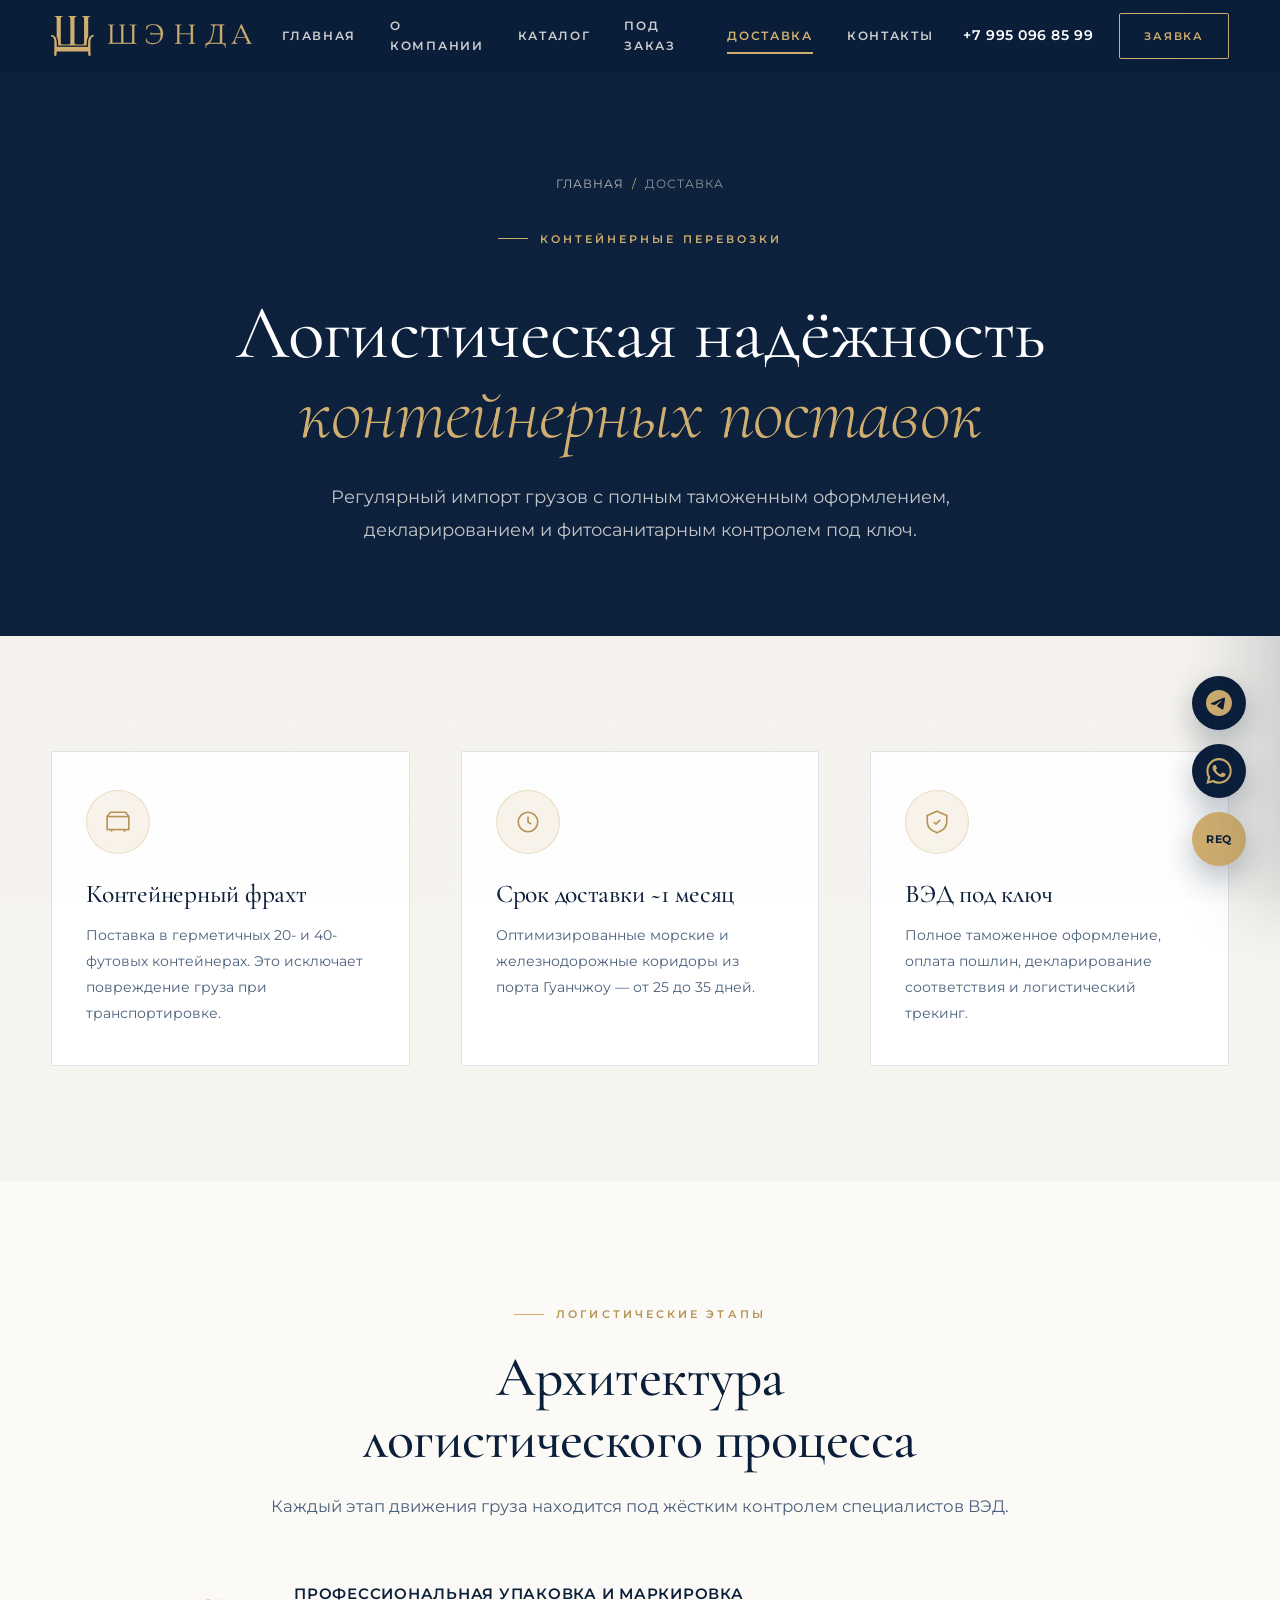
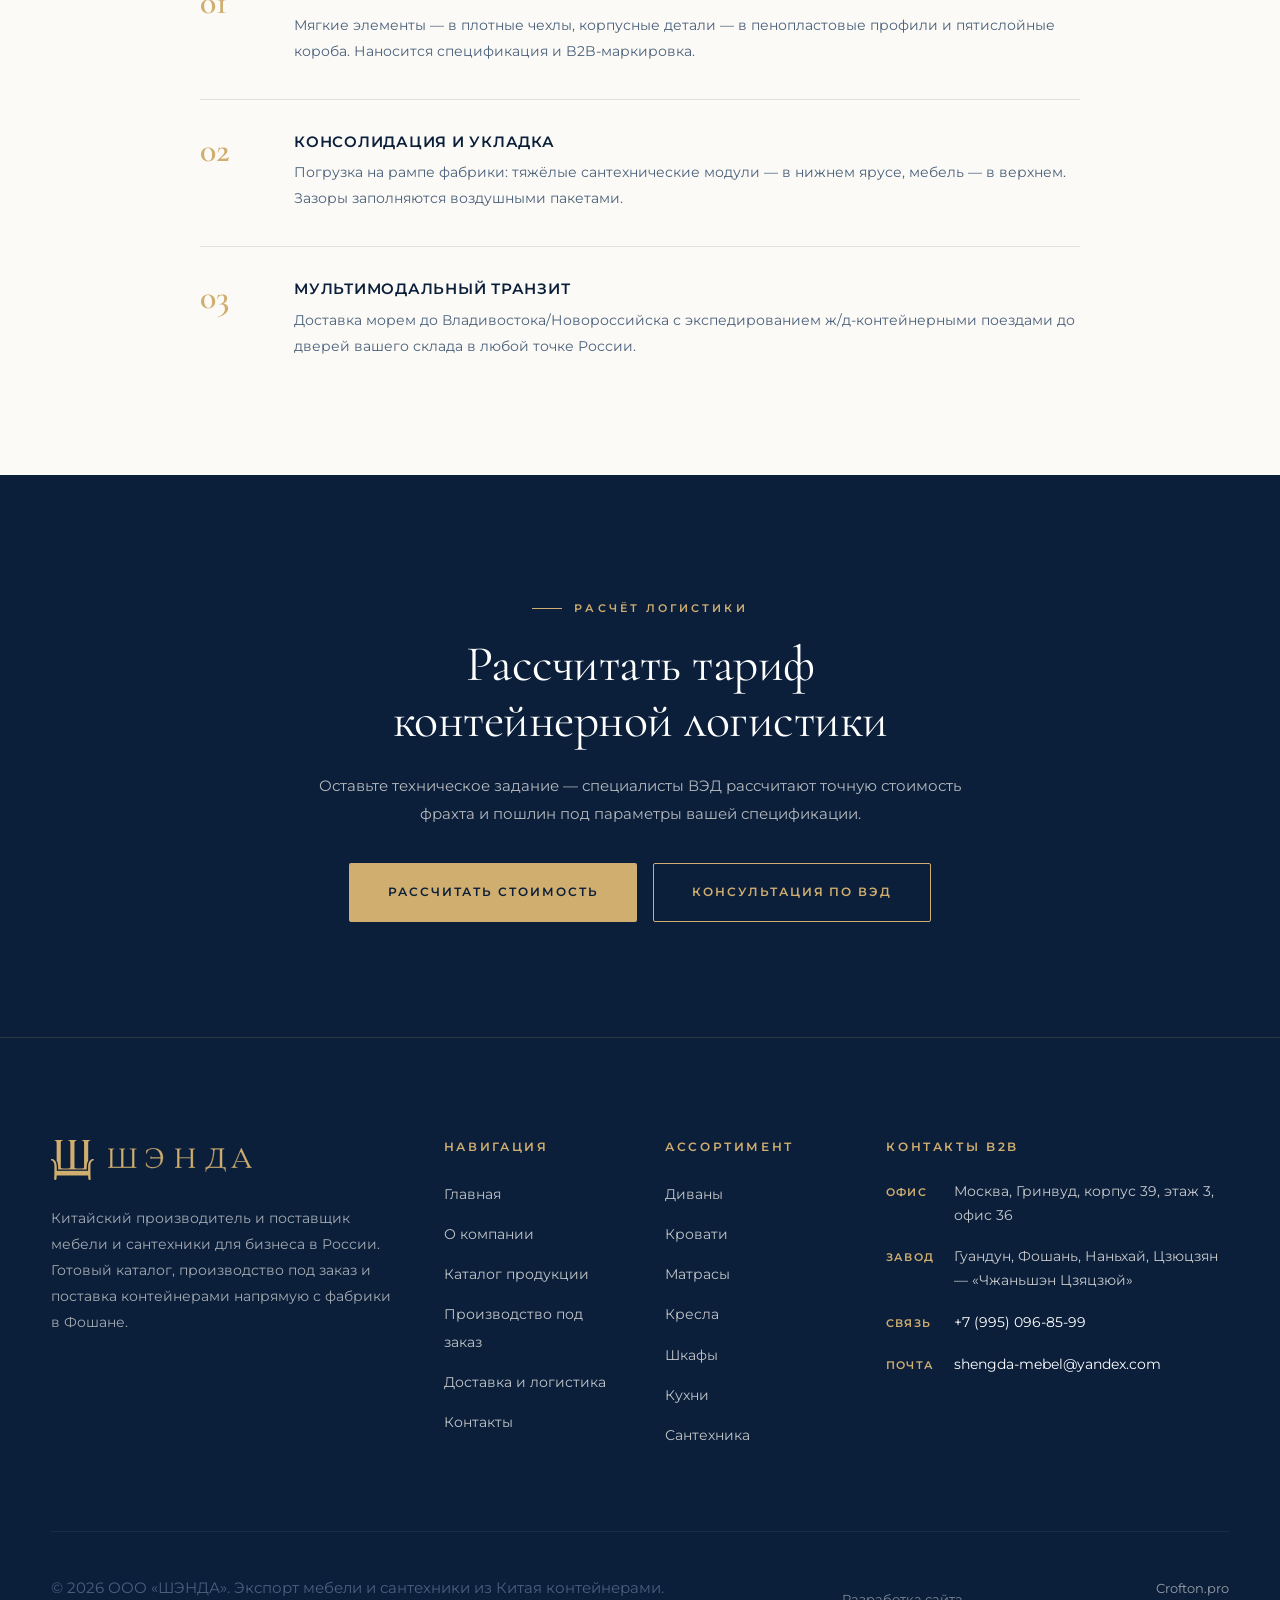
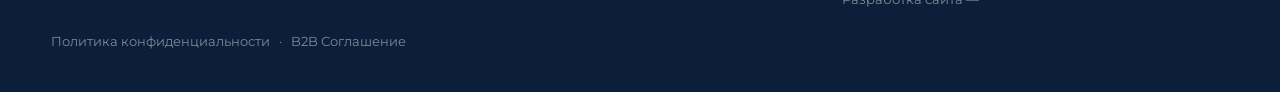
<file: delivery.html>
<!DOCTYPE html>
<html lang="ru">
<head>
  <meta charset="UTF-8">
  <meta name="viewport" content="width=device-width, initial-scale=1, viewport-fit=cover">
  <meta name="theme-color" content="#0B1F3B">
  <title>Доставка и логистика — Шэнда</title>
  <meta name="description" content="">
  <!-- Шрифты: самохостинг + запасные с подогнанными метриками.
       Сначала объявляем Fallback (Times/Arial с override-метриками под Cormorant/Montserrat),
       затем реальные шрифты с font-display:swap. Пока грузится веб-шрифт, текст рисуется
       запасным в ТЕХ ЖЕ размерах строк → нет прыжка; затем бесшовно подменяется. -->
  <link rel="preload" href="assets/fonts/montserrat-cyrillic.woff2" as="font" type="font/woff2" crossorigin>
  <link rel="preload" href="assets/fonts/cormorant-cyrillic.woff2" as="font" type="font/woff2" crossorigin>
  <style>
@font-face{font-family:'Cormorant Fallback';src:local('Times New Roman'),local('Times'),local('Nimbus Roman No9 L'),local('DejaVu Serif');size-adjust:70%;ascent-override:132.0%;descent-override:41.0%;line-gap-override:0%}
@font-face{font-family:'Montserrat Fallback';src:local('Arial'),local('Helvetica Neue'),local('Helvetica'),local('Nimbus Sans L'),local('Liberation Sans');size-adjust:99.44%;ascent-override:97.34%;descent-override:25.24%;line-gap-override:0%}
@font-face{font-family:'Montserrat';font-style:normal;font-weight:100 900;font-display:swap;src:url(assets/fonts/montserrat-cyrillic.woff2) format('woff2');unicode-range:U+0301,U+0400-045F,U+0490-0491,U+04B0-04B1,U+2116}
@font-face{font-family:'Montserrat';font-style:normal;font-weight:100 900;font-display:swap;src:url(assets/fonts/montserrat-latin.woff2) format('woff2');unicode-range:U+0000-00FF,U+0131,U+0152-0153,U+02BB-02BC,U+02C6,U+02DA,U+02DC,U+2000-206F,U+2074,U+20AC,U+2122,U+2191,U+2193,U+2212,U+2215,U+FEFF,U+FFFD}
@font-face{font-family:'Cormorant Garamond';font-style:normal;font-weight:300 700;font-display:swap;src:url(assets/fonts/cormorant-cyrillic.woff2) format('woff2');unicode-range:U+0301,U+0400-045F,U+0490-0491,U+04B0-04B1,U+2116}
@font-face{font-family:'Cormorant Garamond';font-style:italic;font-weight:300 700;font-display:swap;src:url(assets/fonts/cormorant-italic-cyrillic.woff2) format('woff2');unicode-range:U+0301,U+0400-045F,U+0490-0491,U+04B0-04B1,U+2116}
@font-face{font-family:'Cormorant Garamond';font-style:normal;font-weight:300 700;font-display:swap;src:url(assets/fonts/cormorant-latin.woff2) format('woff2');unicode-range:U+0000-00FF,U+0131,U+0152-0153,U+02BB-02BC,U+02C6,U+02DA,U+02DC,U+2000-206F,U+2074,U+20AC,U+2122,U+2191,U+2193,U+2212,U+2215,U+FEFF,U+FFFD}
@font-face{font-family:'Cormorant Garamond';font-style:italic;font-weight:300 700;font-display:swap;src:url(assets/fonts/cormorant-italic-latin.woff2) format('woff2');unicode-range:U+0000-00FF,U+0131,U+0152-0153,U+02BB-02BC,U+02C6,U+02DA,U+02DC,U+2000-206F,U+2074,U+20AC,U+2122,U+2191,U+2193,U+2212,U+2215,U+FEFF,U+FFFD}
  </style>
  <link rel="stylesheet" href="assets/css/styles.css">
  <noscript><style>[data-reveal]{opacity:1!important;transform:none!important}.hero__bg{animation:none}</style></noscript>
  
</head>
<body class="inner">
  <!-- Header -->
  <header class="site-header">
    <div class="container header-bar">
      <a class="brand" href="index.html" aria-label="Шэнда — на главную">
        <img class="sign" src="assets/logo/logo_sign_for_dark_bg.svg" alt="">
        <img class="word" src="assets/logo/logo_name_for_dark_bg.svg" alt="Шэнда">
      </a>

      <nav class="primary-nav" aria-label="Основная навигация">
        <a href="index.html"    class="nav-link" id="nav-home">Главная</a>
        <a href="about.html"    class="nav-link" id="nav-about">О компании</a>
        <a href="catalog.html"  class="nav-link" id="nav-catalog">Каталог</a>
        <a href="custom.html"   class="nav-link" id="nav-custom">Под заказ</a>
        <a href="delivery.html" class="nav-link" id="nav-delivery">Доставка</a>
        <a href="contacts.html" class="nav-link" id="nav-contacts">Контакты</a>
      </nav>

      <div class="header-actions">
        <a href="tel:+79950968599" class="header-phone">+7 995 096 85 99</a>
        <div class="header-cta">
          <button class="btn btn-outline-gold btn-sm" onclick="Shengda.toggleDrawer()">Заявка</button>
          <span class="req-badge" data-req-count>0</span>
        </div>
        <button class="nav-toggle" onclick="Shengda.toggleMenu()" aria-label="Меню">
          <span></span><span></span><span></span>
        </button>
      </div>
    </div>
  </header>

  <!-- Mobile off-canvas menu -->
  <div class="mobile-menu" id="mobile-menu" data-close-self>
    <div class="mobile-panel">
      <a href="index.html"    class="m-link" id="m-nav-home">Главная <span>01</span></a>
      <a href="about.html"    class="m-link" id="m-nav-about">О компании <span>02</span></a>
      <a href="catalog.html"  class="m-link" id="m-nav-catalog">Каталог <span>03</span></a>
      <a href="custom.html"   class="m-link" id="m-nav-custom">Под заказ <span>04</span></a>
      <a href="delivery.html" class="m-link" id="m-nav-delivery">Доставка <span>05</span></a>
      <a href="contacts.html" class="m-link" id="m-nav-contacts">Контакты <span>06</span></a>
      <div class="mobile-contact">
        <a href="tel:+79950968599">+7 995 096 85 99</a>
        <a href="mailto:shengda-mebel@yandex.com">shengda-mebel@yandex.com</a>
        <button class="btn btn-gold btn-block" onclick="Shengda.toggleMenu(false);Shengda.toggleDrawer(true)">Заявка на расчёт</button>
      </div>
    </div>
  </div>
  <!-- ===== Page hero ===== -->
  <section class="page-hero">
    <div class="page-hero__bg" style="background-image:url('https://images.unsplash.com/photo-1552321554-5fefe8c9ef14?auto=format&fit=crop&w=1920&q=80')"></div>
    <div class="container">
      <div class="crumbs"><a href="index.html">Главная</a><span>/</span> Доставка</div>
      <span class="eyebrow" style="justify-content:center">Контейнерные перевозки</span>
      <h1 style="margin-top:22px">Логистическая надёжность<br><em>контейнерных поставок</em></h1>
      <p>Регулярный импорт грузов с полным таможенным оформлением, декларированием и фитосанитарным контролем под ключ.</p>
    </div>
  </section>

  <!-- ===== Key facts ===== -->
  <section>
    <div class="container">
      <div class="grid g-3">
        <div class="card" data-reveal data-d="1"><div class="card__body"><div class="icon-box"><svg viewBox="0 0 24 24" fill="none" stroke="currentColor" stroke-width="1.5"><rect x="2" y="7" width="20" height="12"/><path d="M2 7l3-4h14l3 4M6 19v2M18 19v2"/></svg></div><h3>Контейнерный фрахт</h3><p>Поставка в герметичных 20- и 40-футовых контейнерах. Это исключает повреждение груза при транспортировке.</p></div></div>
        <div class="card" data-reveal data-d="2"><div class="card__body"><div class="icon-box"><svg viewBox="0 0 24 24" fill="none" stroke="currentColor" stroke-width="1.5"><circle cx="12" cy="12" r="9"/><path d="M12 7v5l3 2"/></svg></div><h3>Срок доставки ~1 месяц</h3><p>Оптимизированные морские и железнодорожные коридоры из порта Гуанчжоу — от 25 до 35 дней.</p></div></div>
        <div class="card" data-reveal data-d="3"><div class="card__body"><div class="icon-box"><svg viewBox="0 0 24 24" fill="none" stroke="currentColor" stroke-width="1.5"><path d="M12 2l9 4v6c0 5-3.5 8-9 10-5.5-2-9-5-9-10V6z"/><path d="M9 12l2 2 4-4"/></svg></div><h3>ВЭД под ключ</h3><p>Полное таможенное оформление, оплата пошлин, декларирование соответствия и логистический трекинг.</p></div></div>
      </div>
    </div>
  </section>

  <!-- ===== Logistics steps ===== -->
  <section class="bg-paper">
    <div class="container">
      <div class="section-head center" data-reveal>
        <span class="eyebrow center">Логистические этапы</span>
        <h2>Архитектура логистического процесса</h2>
        <p>Каждый этап движения груза находится под жёстким контролем специалистов ВЭД.</p>
      </div>
      <div class="steps">
        <div class="step" data-reveal><div class="step__num">01</div><div><h3>Профессиональная упаковка и маркировка</h3><p>Мягкие элементы — в плотные чехлы, корпусные детали — в пенопластовые профили и пятислойные короба. Наносится спецификация и B2B-маркировка.</p></div></div>
        <div class="step" data-reveal><div class="step__num">02</div><div><h3>Консолидация и укладка</h3><p>Погрузка на рампе фабрики: тяжёлые сантехнические модули — в нижнем ярусе, мебель — в верхнем. Зазоры заполняются воздушными пакетами.</p></div></div>
        <div class="step" data-reveal><div class="step__num">03</div><div><h3>Мультимодальный транзит</h3><p>Доставка морем до Владивостока/Новороссийска с экспедированием ж/д-контейнерными поездами до дверей вашего склада в любой точке России.</p></div></div>
      </div>
    </div>
  </section>

  <!-- ===== Delivery CTA ===== -->
  <section class="section-dark">
    <div class="container" style="max-width:880px;text-align:center">
      <span class="eyebrow" style="justify-content:center;color:var(--gold)" data-reveal>Расчёт логистики</span>
      <h2 class="serif" style="font-size:clamp(30px,4.6vw,50px);font-weight:400;margin:18px 0 24px" data-reveal data-d="1">Рассчитать тариф<br>контейнерной логистики</h2>
      <p style="max-width:680px;margin:0 auto 36px" data-reveal data-d="2">Оставьте техническое задание — специалисты ВЭД рассчитают точную стоимость фрахта и пошлин под параметры вашей спецификации.</p>
      <div style="display:flex;gap:16px;justify-content:center;flex-wrap:wrap" data-reveal data-d="3">
        <button class="btn btn-gold" onclick="Shengda.openModal('Доставка','Рассчитать доставку контейнера','Заполните форму — оперативно подготовим расчёт тарифа.')">Рассчитать стоимость</button>
        <button class="btn btn-outline-gold" onclick="Shengda.openModal('Доставка','Консультация по логистике','Укажите телефон — наш логист ответит на все вопросы.')">Консультация по ВЭД</button>
      </div>
    </div>
  </section>
  <!-- Footer -->
  <footer class="site-footer">
    <div class="container">
      <div class="footer-grid">
        <div class="footer-col footer-about">
          <a class="brand" href="index.html">
            <img class="sign" src="assets/logo/logo_sign_for_dark_bg.svg" alt="">
            <img class="word" src="assets/logo/logo_name_for_dark_bg.svg" alt="Шэнда">
          </a>
          <p>Китайский производитель и поставщик мебели и сантехники для бизнеса в России. Готовый каталог, производство под заказ и поставка контейнерами напрямую с фабрики в Фошане.</p>
        </div>
        <div class="footer-col">
          <h4>Навигация</h4>
          <ul class="footer-links">
            <li><a href="index.html">Главная</a></li>
            <li><a href="about.html">О компании</a></li>
            <li><a href="catalog.html">Каталог продукции</a></li>
            <li><a href="custom.html">Производство под заказ</a></li>
            <li><a href="delivery.html">Доставка и логистика</a></li>
            <li><a href="contacts.html">Контакты</a></li>
          </ul>
        </div>
        <div class="footer-col">
          <h4>Ассортимент</h4>
          <ul class="footer-links">
            <li><a href="catalog.html?category=sofas">Диваны</a></li>
            <li><a href="catalog.html?category=beds">Кровати</a></li>
            <li><a href="catalog.html?category=mattresses">Матрасы</a></li>
            <li><a href="catalog.html?category=chairs">Кресла</a></li>
            <li><a href="catalog.html?category=wardrobes">Шкафы</a></li>
            <li><a href="catalog.html?category=kitchens">Кухни</a></li>
            <li><a href="catalog.html?category=sanitary">Сантехника</a></li>
          </ul>
        </div>
        <div class="footer-col">
          <h4>Контакты B2B</h4>
          <div class="f-contact"><span class="lbl">Офис</span><span>Москва, Гринвуд, корпус 39, этаж 3, офис 36</span></div>
          <div class="f-contact"><span class="lbl">Завод</span><span>Гуандун, Фошань, Наньхай, Цзюцзян — «Чжаньшэн Цзяцзюй»</span></div>
          <div class="f-contact"><span class="lbl">Связь</span><a href="tel:+79950968599" style="color:#fff">+7 (995) 096-85-99</a></div>
          <div class="f-contact"><span class="lbl">Почта</span><a href="mailto:shengda-mebel@yandex.com" style="color:#fff">shengda-mebel@yandex.com</a></div>
        </div>
      </div>
      <div class="footer-bottom">
        <p>&copy; <span data-year>2026</span> ООО «ШЭНДА». Экспорт мебели и сантехники из Китая контейнерами.</p><br>Разработка сайта — <a href="https://crofton.pro" target="_blank" rel="noopener" style="color:rgba(246,244,239,.6)">Crofton.pro</a>
        <div>
          <a href="#" onclick="Shengda.openPopup('policy');return false;">Политика конфиденциальности</a>
          &nbsp;&nbsp;·&nbsp;&nbsp;
          <a href="#" onclick="Shengda.openPopup('agreement');return false;">B2B Соглашение</a>
        </div>
      </div>
    </div>
  </footer>
  <!-- Popup: policy -->
  <div class="modal" id="popup-policy" data-close-self>
    <div class="modal__box modal__box--wide">
      <button class="modal__close" data-close="popup-policy">&times;</button>
      <h2>Политика конфиденциальности</h2>
      <p>Настоящая Политика конфиденциальности регулирует порядок обработки и защиты персональной информации пользователей B2B-платформы ООО «ШЭНДА».</p>
      <p>Мы собираем только минимально необходимый объём данных, требуемый для обработки B2B-заявок: наименование юридического лица, ИНН, контактные данные представителя, электронная почта и телефон.</p>
      <p>Все данные защищены в соответствии с Федеральным законом РФ № 152-ФЗ «О персональных данных» и обрабатываются на защищённых корпоративных серверах. Мы гарантируем, что ваши персональные и проектные данные никогда не будут переданы третьим лицам без прямого согласия.</p>
    </div>
  </div>

  <!-- Popup: agreement -->
  <div class="modal" id="popup-agreement" data-close-self>
    <div class="modal__box modal__box--wide">
      <button class="modal__close" data-close="popup-agreement">&times;</button>
      <h2>B2B Соглашение о сотрудничестве</h2>
      <p>Использование B2B-платформы ООО «ШЭНДА» подразумевает согласие со следующими условиями взаимодействия:</p>
      <ul>
        <li>• Платформа ориентирована исключительно на корпоративных клиентов, ИП и юридических лиц в РФ.</li>
        <li>• Минимальный объём индивидуального производства по чертежам и спецификациям заказчика — <strong>не менее половины 20-футового контейнера</strong>.</li>
        <li>• Все цены на готовую продукцию и стоимость фрахта калькулируются индивидуально под каждую оптовую партию и закрепляются в официальном Договоре поставки.</li>
      </ul>
    </div>
  </div>

  <!-- Quick request modal -->
  <div class="modal" id="quick-modal" data-close-self>
    <div class="modal__box">
      <button class="modal__close" onclick="Shengda.closeModal()">&times;</button>
      <div id="modal-form-wrap">
        <h3 class="serif" id="modal-title" style="font-size:32px;margin-bottom:8px">Оставить заявку</h3>
        <p id="modal-subtitle" style="margin-bottom:30px">Оставьте контакты — менеджер свяжется для расчёта условий сотрудничества.</p>
        <form onsubmit="Shengda.handleSubmit(event)">
          <input type="hidden" id="modal-subject" value="Запрос">
          <div class="form-grid">
            <div class="field form-full"><label>Имя</label><input name="name" class="input" type="text" required placeholder="Иван Иванов"></div>
            <div class="field"><label>Компания</label><input name="company" class="input" type="text" required placeholder="Название организации"></div>
            <div class="field"><label>Телефон</label><input name="phone" class="input" type="tel" required placeholder="+7 (999) 000-00-00"></div>
            <div class="field form-full"><label>Email</label><input name="email" class="input" type="email" required placeholder="partner@company.ru"></div>
          </div>
          <button type="submit" class="btn btn-gold btn-block" style="margin-top:8px">Отправить запрос</button>
        </form>
      </div>
      <div class="form-success">
        <div class="check"><svg viewBox="0 0 24 24" fill="none" stroke="currentColor" stroke-width="2"><path d="M20 6L9 17l-5-5"/></svg></div>
        <h4>Заявка отправлена</h4>
        <p>Спасибо! Ведущий B2B-специалист свяжется с вами в ближайшее время.</p>
      </div>
    </div>
  </div>

  <!-- Request drawer -->
  <div class="drawer-overlay" id="drawer-overlay" onclick="Shengda.toggleDrawer(false)"></div>
  <aside class="drawer" id="request-drawer">
    <div class="drawer__head">
      <h3 class="serif">B2B Заявка</h3>
      <button class="drawer__close" onclick="Shengda.toggleDrawer(false)">&times;</button>
    </div>
    <div class="drawer__body">
      <div class="drawer__empty" id="drawer-empty">
        <div class="ic">⋎</div>
        <h4 class="serif">Список спецификации пуст</h4>
        <p style="font-size:13px">Перейдите в каталог, чтобы добавить изделия в расчётный лист.</p>
        <a href="catalog.html" class="btn btn-navy btn-sm" style="margin-top:24px">Открыть каталог</a>
      </div>
      <div id="drawer-items"></div>
    </div>
    <div class="drawer__foot" id="drawer-foot" style="display:none">
      <h4 style="font-size:11px;text-transform:uppercase;letter-spacing:.15em;margin-bottom:18px">Оформить спецификацию</h4>
      <div id="drawer-form-wrap">
        <form onsubmit="Shengda.submitDrawer(event)">
          <div class="field" style="margin-bottom:14px"><input class="input" type="text" required name="name" placeholder="Контактное лицо"></div>
          <div class="field" style="margin-bottom:14px"><input class="input" type="text" required name="company" placeholder="Компания"></div>
          <div class="field" style="margin-bottom:14px"><input class="input" type="tel" required name="phone" placeholder="Телефон"></div>
          <div class="field" style="margin-bottom:22px"><input class="input" type="email" required name="email" placeholder="Email"></div>
          <button type="submit" class="btn btn-gold btn-block">Отправить на фабрику</button>
        </form>
      </div>
      <div class="form-success">
        <div class="check"><svg viewBox="0 0 24 24" fill="none" stroke="currentColor" stroke-width="2"><path d="M20 6L9 17l-5-5"/></svg></div>
        <h4>Спецификация отправлена</h4>
        <p>Состав: <span data-items></span></p>
      </div>
    </div>
  </aside>

  <!-- Floating messenger actions -->
  <div class="fab">
    <a class="fab__btn fab-tg" href="https://t.me/shengdamebel" target="_blank" rel="noopener" aria-label="Написать в Telegram">
      <img src="assets/telegram.svg" alt="Telegram">
      <span class="fab__tip">Telegram</span>
    </a>
    <a class="fab__btn fab-wa" href="https://wa.me/74951234567" target="_blank" rel="noopener" aria-label="Написать в WhatsApp">
      <img src="assets/whatsapp.svg" alt="WhatsApp">
      <span class="fab__tip">WhatsApp</span>
    </a>
    <button class="fab__btn fab-req" onclick="Shengda.toggleDrawer()" aria-label="Заявка">REQ<span class="req-badge" data-req-count>0</span></button>
  </div>
  <script src="assets/js/app.js"></script>
</body>
</html>
</file>
<file: assets/css/styles.css>
/* =====================================================================
   SHENGDA — Premium B2B Furniture & Sanitary Ware
   Design System  |  styles.css
   Architecture-ready for WordPress migration
   ===================================================================== */

/* ----------  Design Tokens  ---------- */
:root {
  /* Palette */
  --navy:        #0B1F3B;
  --navy-800:    #0E2649;
  --navy-700:    #16335c;
  --navy-muted:  #4A607B;
  --gold:        #D0AE6F;
  --gold-dark:   #B59353;
  --gold-soft:   rgba(208,174,111,.14);
  --beige:       #C9BFAF;
  --milk:        #F6F4EF;
  --paper:       #FBFAF6;
  --white:       #FFFFFF;
  --ink:         #0B1F3B;
  --line:        rgba(11,31,59,.12);
  --line-strong: rgba(11,31,59,.22);

  /* Typography */
  --serif: 'Cormorant Garamond', 'Cormorant Fallback', 'Times New Roman', serif;
  --sans:  'Montserrat', 'Montserrat Fallback', Arial, system-ui, -apple-system, sans-serif;

  /* Motion */
  --ease:   cubic-bezier(.22,1,.36,1);
  --ease-2: cubic-bezier(.65,.05,.36,1);
  --t-fast: .3s var(--ease);
  --t-mid:  .5s var(--ease);
  --t-slow: .8s var(--ease);

  /* Layout */
  --container: 1380px;
  --gutter: clamp(20px, 4vw, 56px);
  --section-y: clamp(70px, 9vw, 130px);
  --radius: 2px;
  --radius-lg: 14px;

  /* Header */
  --header-h: 84px;
}

/* ----------  Reset  ---------- */
*,*::before,*::after{box-sizing:border-box;margin:0;padding:0}
html{scroll-behavior:smooth;-webkit-text-size-adjust:100%}
html,body{overflow-x:clip}

body{
  font-family:var(--sans);
  background:var(--milk);
  color:var(--navy);
  font-size:16px;
  line-height:1.7;
  font-weight:400;
  -webkit-font-smoothing:antialiased;
  text-rendering:optimizeLegibility;
}

img{max-width:100%;display:block}
ul{list-style:none}
button,input,select,textarea{font:inherit;color:inherit}

::selection{background:var(--gold);color:var(--navy)}

/* Fine grain texture overlay for a tactile, premium feel */
body::before{
  content:"";
  position:fixed;inset:0;z-index:1;pointer-events:none;
  opacity:.035;
  background-image:url("data:image/svg+xml,%3Csvg xmlns='http://www.w3.org/2000/svg' width='160' height='160'%3E%3Cfilter id='n'%3E%3CfeTurbulence type='fractalNoise' baseFrequency='.9' numOctaves='3'/%3E%3C/filter%3E%3Crect width='100%25' height='100%25' filter='url(%23n)'/%3E%3C/svg%3E");
}

/* ----------  Typography  ---------- */
h1,h2,h3,h4,h5,h6,.serif{
  font-family:var(--serif);
  color:var(--navy);
  font-weight:500;
  line-height:1.12;
  letter-spacing:-.01em;
}
/* Стабильный перенос заголовков: при подгрузке шрифта строки не «прыгают»
   за счёт balance (браузер балансирует строки) + reserve. */
h1,h2,h3,.serif,.section-head h2,.card h3,.cat-card__body h3,.feat-card h3{text-wrap:balance}
p{color:var(--navy-muted);font-size:clamp(15px,1.05vw,17px);line-height:1.85}
a{color:inherit;text-decoration:none;transition:color var(--t-fast)}

.eyebrow{
  font-family:var(--sans);
  font-size:11px;font-weight:600;
  letter-spacing:.28em;text-transform:uppercase;
  color:var(--gold-dark);
  display:inline-flex;align-items:center;gap:12px;
}
.eyebrow::before{content:"";width:30px;height:1px;background:var(--gold)}
.eyebrow.center{justify-content:center}
.eyebrow.no-line::before{display:none}

.lead{font-size:clamp(17px,1.6vw,21px);line-height:1.7;color:var(--navy-muted)}
.gold{color:var(--gold)}
.italic{font-style:italic;font-weight:400}

/* ----------  Layout helpers  ---------- */
.container{width:100%;max-width:var(--container);margin:0 auto;padding:0 var(--gutter);position:relative}
.container--wide{max-width:1560px}
section{padding:var(--section-y) 0;position:relative}
.section-dark{background:var(--navy);color:var(--white)}
.section-dark p{color:rgba(246,244,239,.72)}
.section-dark h1,.section-dark h2,.section-dark h3,.section-dark h4{color:var(--white)}

.section-head{max-width:780px;margin-bottom:clamp(40px,5vw,72px)}
.section-head.center{margin-inline:auto;text-align:center}
.section-head .eyebrow{margin-bottom:22px}
.section-head h2{font-size:clamp(30px,4.4vw,56px);font-weight:500;margin-bottom:20px}
.section-head p{font-size:clamp(16px,1.3vw,19px)}

.grid{display:grid;gap:var(--gutter)}
.g-2{grid-template-columns:repeat(2,1fr)}
.g-3{grid-template-columns:repeat(3,1fr)}
.g-4{grid-template-columns:repeat(4,1fr)}
/* Segments grid — mobile-first. Symmetric layout: 3 on top, 2 centered below
   (all equal width) so cards never look "vertical" or asymmetric. */
.g-5{grid-template-columns:1fr}
@media (min-width:768px){ .g-5{grid-template-columns:repeat(2,1fr)} }
@media (min-width:1100px){
  .g-5{grid-template-columns:repeat(6,1fr)}
  .g-5>*{grid-column:span 2}
  .g-5>*:nth-child(4){grid-column:2 / span 2}
  .g-5>*:nth-child(5){grid-column:4 / span 2}
}
@media (min-width:1500px){
  .g-5{grid-template-columns:repeat(6,1fr)}
}

/* ----------  Buttons  ---------- */
.btn{
  --bg:var(--gold);
  position:relative;
  display:inline-flex;align-items:center;justify-content:center;gap:10px;
  font-family:var(--sans);font-weight:600;font-size:12px;
  letter-spacing:.16em;text-transform:uppercase;
  padding:18px 38px;border:1px solid transparent;
  border-radius:var(--radius);
  cursor:pointer;overflow:hidden;
  transition:transform var(--t-fast),box-shadow var(--t-fast),color var(--t-fast);
  z-index:0;
}
.btn::before{
  content:"";position:absolute;inset:0;z-index:-1;
  background:var(--navy);transform:translateY(101%);
  transition:transform .5s var(--ease);
}
.btn:hover::before{transform:translateY(0)}
.btn:hover{transform:translateY(-3px);box-shadow:0 18px 40px rgba(11,31,59,.18)}
.btn svg{width:16px;height:16px}

.btn-gold{background:var(--gold);color:var(--navy)}
.btn-gold::before{background:var(--navy)}
.btn-gold:hover{color:var(--white)}

.btn-navy{background:var(--navy);color:var(--white)}
.btn-navy::before{background:var(--gold)}
.btn-navy:hover{color:var(--navy)}

.btn-outline{background:transparent;border-color:var(--navy);color:var(--navy)}
.btn-outline::before{background:var(--navy)}
.btn-outline:hover{color:var(--white)}

.btn-outline-gold{background:transparent;border-color:var(--gold);color:var(--gold)}
.btn-outline-gold::before{background:var(--gold)}
.btn-outline-gold:hover{color:var(--navy)}

.btn-light{background:var(--white);color:var(--navy)}
.btn-light::before{background:var(--gold)}
.btn-light:hover{color:var(--navy)}

.btn-block{display:flex;width:100%}
.btn-sm{padding:13px 24px;font-size:11px}

/* text link with animated underline */
.tlink{
  font-size:11px;font-weight:600;letter-spacing:.16em;text-transform:uppercase;
  color:var(--gold-dark);position:relative;padding-bottom:6px;display:inline-block;
}
.tlink::after{content:"";position:absolute;left:0;bottom:0;height:1px;width:100%;background:currentColor;transform-origin:right;transition:transform .45s var(--ease)}
.tlink:hover{color:var(--navy)}
.tlink:hover::after{transform:scaleX(0);transform-origin:left}

/* ----------  Header  ---------- */
.site-header{
  position:fixed;top:0;left:0;right:0;z-index:1000;
  height:var(--header-h);
  display:flex;align-items:center;
  background:transparent;
  transition:background var(--t-mid),box-shadow var(--t-mid),height var(--t-mid);
}
.site-header::after{
  content:"";position:absolute;left:0;right:0;bottom:0;height:1px;
  background:linear-gradient(90deg,transparent,rgba(208,174,111,.4),transparent);
  transform:scaleX(0);transition:transform var(--t-mid);transform-origin:center;
}
/* solid header on inner pages (no dark hero behind) & after scroll */
.site-header.scrolled,
body.inner .site-header{
  background:rgba(11,31,59,.96);
  backdrop-filter:blur(14px);
  height:72px;
}
.site-header.scrolled::after{transform:scaleX(1)}

.header-bar{display:flex;align-items:center;justify-content:space-between;gap:30px;width:100%}

/* Brand / logo */
.brand{display:flex;align-items:center;gap:14px;flex-shrink:0}
.brand .sign{height:40px;width:auto;transition:opacity var(--t-fast)}
.brand .word{height:24px;width:auto}
.brand:hover .sign{opacity:.85}

/* Nav */
.primary-nav{display:flex;align-items:center;gap:34px}
.nav-link{
  position:relative;font-size:12px;font-weight:600;letter-spacing:.14em;
  text-transform:uppercase;color:rgba(246,244,239,.82);padding:8px 0;
}
.nav-link::after{
  content:"";position:absolute;left:0;bottom:0;height:2px;width:0;background:var(--gold);
  transition:width var(--t-fast);
}
.nav-link:hover,.nav-link.active{color:var(--gold)}
.nav-link:hover::after,.nav-link.active::after{width:100%}

.header-actions{display:flex;align-items:center;gap:26px}
.header-phone{font-weight:600;font-size:14px;letter-spacing:.04em;color:var(--white);white-space:nowrap}
.header-phone:hover{color:var(--gold)}
.header-cta{position:relative;display:inline-flex}

/* request badge */
.req-badge{
  position:absolute;top:-9px;right:-9px;
  min-width:18px;height:18px;padding:0 5px;border-radius:9px;
  background:var(--gold);color:var(--navy);font-size:10px;font-weight:700;
  display:none;align-items:center;justify-content:center;
  font-family:var(--sans);letter-spacing:0;
}
.req-badge.show{display:flex;animation:pop .4s var(--ease)}
@keyframes pop{0%{transform:scale(.4)}60%{transform:scale(1.25)}100%{transform:scale(1)}}

/* hamburger */
.nav-toggle{display:none;flex-direction:column;justify-content:center;gap:5px;width:30px;height:30px;background:none;border:0;cursor:pointer;z-index:1100}
.nav-toggle span{display:block;height:2px;width:26px;background:var(--white);transition:transform var(--t-fast),opacity var(--t-fast)}
.nav-toggle.active span:nth-child(1){transform:translateY(7px) rotate(45deg)}
.nav-toggle.active span:nth-child(2){opacity:0}
.nav-toggle.active span:nth-child(3){transform:translateY(-7px) rotate(-45deg)}

/* ----------  Mobile off-canvas menu  ---------- */
.mobile-menu{
  position:fixed;inset:0;z-index:1050;
  background:rgba(11,31,59,.5);backdrop-filter:blur(8px);
  opacity:0;visibility:hidden;transition:opacity var(--t-mid),visibility var(--t-mid);
}
.mobile-menu.open{opacity:1;visibility:visible}
.mobile-panel{
  position:absolute;top:0;right:0;height:100%;width:min(86vw,420px);
  background:var(--navy);
  padding:calc(var(--header-h) + 20px) 40px 40px;
  transform:translateX(100%);transition:transform .55s var(--ease-2);
  display:flex;flex-direction:column;gap:8px;
  border-left:1px solid rgba(208,174,111,.2);
}
.mobile-menu.open .mobile-panel{transform:translateX(0)}
.mobile-panel a.m-link{
  font-family:var(--serif);font-size:30px;color:var(--white);padding:10px 0;
  border-bottom:1px solid rgba(255,255,255,.07);
  display:flex;justify-content:space-between;align-items:center;
}
.mobile-panel a.m-link span{font-family:var(--sans);font-size:11px;color:var(--gold-dark)}
.mobile-panel a.m-link:hover{color:var(--gold);padding-left:8px}
.mobile-contact{margin-top:auto;padding-top:30px}
.mobile-contact a{display:block;color:rgba(246,244,239,.8);font-size:15px;margin-bottom:10px}
.mobile-contact .btn{margin-top:18px}

/* ----------  Hero — homepage  ---------- */
.hero{
  position:relative;min-height:100vh;display:flex;align-items:center;
  background:var(--navy);color:var(--white);overflow:hidden;
  padding:calc(var(--header-h) + 28px) 0 36px;
}
.hero__bg{position:absolute;inset:0;z-index:0;background-size:cover;background-position:center;transform:scale(1.08);animation:kenburns 18s ease-in-out infinite alternate}
@keyframes kenburns{to{transform:scale(1.18) translate(-1%,-1%)}}
.hero__bg::after{content:"";position:absolute;inset:0;background:linear-gradient(180deg,rgba(11,31,59,.8) 0%,rgba(11,31,59,.74) 45%,rgba(11,31,59,.94) 100%)}
.hero__inner{position:relative;z-index:2;max-width:1000px}
.hero .eyebrow{color:var(--gold);margin-bottom:20px}
.hero .eyebrow::before{background:var(--gold)}
.hero h1{color:var(--white);font-size:clamp(34px,5.6vw,76px);font-weight:500;line-height:1.04;margin-bottom:20px}
.hero h1 em{font-style:italic;font-weight:300;color:var(--gold)}
.hero p{color:rgba(246,244,239,.82);font-size:clamp(15px,1.35vw,19px);max-width:600px;margin-bottom:32px;line-height:1.7}
.hero-actions{display:flex;gap:16px;flex-wrap:wrap}
.hero-stats{
  display:grid;grid-template-columns:repeat(4,1fr);gap:24px;
  margin-top:clamp(30px,4vw,52px);padding-top:26px;
  border-top:1px solid rgba(255,255,255,.16);max-width:1000px;
}
.hero-stat .num{font-family:var(--serif);font-size:clamp(26px,2.6vw,38px);color:var(--gold);font-weight:500;line-height:1}
.hero-stat .lbl{font-size:10.5px;letter-spacing:.15em;text-transform:uppercase;color:rgba(246,244,239,.6);margin-top:9px}

/* Compact the hero on short viewports so it never overflows the screen */
@media (max-height:820px) and (min-width:981px){
  .hero{padding:calc(var(--header-h) + 18px) 0 28px}
  .hero .eyebrow{margin-bottom:14px}
  .hero h1{margin-bottom:16px}
  .hero p{margin-bottom:24px}
  .hero-stats{margin-top:30px;padding-top:20px}
}
@media (max-height:680px) and (min-width:981px){
  .hero .eyebrow{margin-bottom:10px}
  .hero h1{font-size:clamp(30px,4.4vw,52px);margin-bottom:12px}
  .hero p{margin-bottom:18px}
  .hero-stats{margin-top:22px;padding-top:16px}
}

/* ----------  Subpage hero  ---------- */
.page-hero{
  position:relative;padding:calc(var(--header-h) + 90px) 0 90px;
  background:var(--navy);color:var(--white);overflow:hidden;text-align:center;
}
.page-hero__bg{position:absolute;inset:0;z-index:0;background-size:cover;background-position:center}
.page-hero__bg::after{content:"";position:absolute;inset:0;background:linear-gradient(180deg,rgba(11,31,59,.82),rgba(11,31,59,.9))}
.page-hero .container{position:relative;z-index:2}
.page-hero .eyebrow{color:var(--gold);justify-content:center;margin-bottom:24px}
.page-hero .eyebrow::before{background:var(--gold)}
.page-hero h1{color:var(--white);font-size:clamp(36px,6vw,76px);font-weight:400;line-height:1.05;margin-bottom:26px}
.page-hero h1 em{font-style:italic;color:var(--gold);font-weight:300}
.page-hero p{color:rgba(246,244,239,.78);font-size:clamp(16px,1.4vw,19px);max-width:760px;margin:0 auto}

/* breadcrumb */
/* breadcrumb — navy by default (light bg, e.g. product page); white inside dark hero */
.crumbs{display:flex;gap:8px;justify-content:center;font-size:12px;letter-spacing:.08em;color:var(--navy-muted);margin-bottom:26px;text-transform:uppercase}
.crumbs a{color:var(--navy)}
.crumbs a:hover{color:var(--gold-dark)}
.crumbs span{color:var(--gold-dark)}
.page-hero .crumbs{color:rgba(246,244,239,.55)}
.page-hero .crumbs a{color:rgba(246,244,239,.7)}
.page-hero .crumbs a:hover{color:var(--gold)}
.page-hero .crumbs span{color:var(--gold)}

/* ----------  Cards  ---------- */
.card{
  background:var(--white);border:1px solid var(--line);
  transition:transform var(--t-mid),box-shadow var(--t-mid),border-color var(--t-mid);
  position:relative;overflow:hidden;border-radius:var(--radius);
  display:flex;flex-direction:column;
}
.card:hover{transform:translateY(-6px);box-shadow:0 26px 50px rgba(11,31,59,.08);border-color:var(--gold)}
.card__body{padding:38px 34px;flex:1;display:flex;flex-direction:column}
.card h3{font-size:clamp(22px,2vw,28px);font-weight:500;margin-bottom:14px}
.card p{font-size:14px}

.icon-box{
  width:64px;height:64px;border-radius:50%;margin-bottom:26px;
  display:flex;align-items:center;justify-content:center;
  border:1px solid rgba(208,174,111,.35);background:var(--gold-soft);color:var(--gold-dark);
  transition:transform var(--t-mid),background var(--t-mid);
}
.icon-box svg{width:26px;height:26px}
.card:hover .icon-box{transform:rotate(-6deg);background:var(--gold);color:var(--navy)}

/* Compact segment card (5-up grid) — keeps things elegant when narrow */
.card--seg{height:100%}
.card--seg .card__body{padding:38px 30px}
.card--seg .icon-box{width:58px;height:58px;margin-bottom:24px}
.card--seg .icon-box svg{width:25px;height:25px}
.card--seg h3{font-size:clamp(19px,1.5vw,22px);margin-bottom:13px;line-height:1.22}
.card--seg p{font-size:14.5px;line-height:1.68;margin:0}

/* Feature card (dark, labeled — used in "custom production" + index bespoke) */
.feat-card{
  background:rgba(255,255,255,.035);border:1px solid rgba(255,255,255,.13);
  border-radius:var(--radius);padding:42px 38px;height:100%;
  display:flex;flex-direction:column;transition:var(--t-mid);
}
.feat-card:hover{border-color:var(--gold);transform:translateY(-4px);background:rgba(208,174,111,.07)}
.feat-card__head{display:flex;align-items:center;justify-content:space-between;margin-bottom:28px}
.feat-card__icon{
  width:64px;height:64px;border-radius:50%;flex-shrink:0;
  display:flex;align-items:center;justify-content:center;
  border:1px solid rgba(208,174,111,.4);background:rgba(208,174,111,.12);color:var(--gold);
  transition:transform var(--t-mid),background var(--t-mid);
}
.feat-card__icon svg{width:30px;height:30px}
.feat-card:hover .feat-card__icon{transform:rotate(-6deg);background:var(--gold);color:var(--navy)}
.feat-card__num{font-family:var(--serif);font-size:clamp(46px,4vw,64px);color:var(--gold);font-weight:300;line-height:1;opacity:.45;letter-spacing:-.02em}
.feat-card h3{color:var(--white);font-size:clamp(24px,2vw,30px);margin-bottom:16px;line-height:1.2}
.feat-card p{font-size:14.5px;color:rgba(246,244,239,.72);line-height:1.7}

/* number stat card */
.stat-card{background:var(--white);border:1px solid var(--line);border-radius:var(--radius);padding:48px 40px;transition:var(--t-mid)}
.stat-card:hover{border-color:var(--gold);transform:translateY(-4px)}
.stat-card .big{font-family:var(--serif);font-size:clamp(40px,5vw,60px);color:var(--gold);font-weight:600;line-height:1;margin-bottom:18px}
.stat-card h3{font-size:22px;font-weight:500;margin-bottom:12px}
.stat-card p{font-size:14px}

/* Big showcase figure (e.g. "30 лет" on About page) */
.stat-figure{
  display:flex;flex-direction:column;align-items:center;justify-content:center;
  text-align:center;padding:10px 0;
}
.stat-figure__num{
  font-family:var(--serif);font-weight:300;color:var(--gold);
  font-size:clamp(150px,18vw,230px);line-height:1;letter-spacing:-.03em;
  padding:0 .05em;margin-bottom:44px;
}
.stat-figure__label{
  font-family:var(--sans);font-size:12px;font-weight:600;
  text-transform:uppercase;letter-spacing:.24em;color:rgba(246,244,239,.6);
  max-width:260px;line-height:1.6;
}
@media (max-width:980px){ .stat-figure__num{font-size:clamp(120px,30vw,200px);margin-bottom:32px} }

/* category card (image) */
.cat-card{background:var(--white);border:1px solid var(--line);overflow:hidden;display:flex;flex-direction:column;border-radius:var(--radius);transition:var(--t-mid)}
.cat-card:hover{transform:translateY(-6px);box-shadow:0 26px 50px rgba(11,31,59,.08);border-color:var(--gold)}
.cat-card__media{position:relative;aspect-ratio:4/3;overflow:hidden;background:var(--navy-700)}
.cat-card__media img{width:100%;height:100%;object-fit:cover;transition:transform .8s var(--ease)}
.cat-card:hover .cat-card__media img{transform:scale(1.07)}
.cat-card__media::after{content:"";position:absolute;inset:0;background:linear-gradient(180deg,transparent 55%,rgba(11,31,59,.45));opacity:0;transition:opacity var(--t-mid)}
.cat-card:hover .cat-card__media::after{opacity:1}
.cat-card__body{padding:30px;display:flex;flex-direction:column;flex:1}
.cat-card__body h3{font-size:26px;font-weight:500;margin-bottom:10px}
.cat-card__body p{font-size:14px;margin-bottom:20px}

/* ----------  Steps / process  ---------- */
.steps{display:flex;flex-direction:column;max-width:880px;margin:0 auto}
.step{display:flex;gap:34px;align-items:flex-start;padding-bottom:34px;border-bottom:1px solid var(--line)}
.step:last-child{border-bottom:0;padding-bottom:0}
.step+.step{padding-top:34px}
.step__num{font-family:var(--serif);font-size:34px;font-weight:600;color:var(--gold);line-height:1;flex-shrink:0;min-width:60px}
.step h3{font-size:15px;font-weight:600;letter-spacing:.05em;text-transform:uppercase;margin-bottom:10px;font-family:var(--sans)}
.step p{font-size:14px}

/* ----------  Split feature  ---------- */
.split{display:grid;grid-template-columns:1fr 1fr;gap:clamp(40px,7vw,100px);align-items:center}
.split--top{align-items:flex-start}
.split--right .split__media{order:2}
.split__media{position:relative;border-radius:var(--radius);overflow:hidden}
.split__media img{width:100%;aspect-ratio:4/3;object-fit:cover}
.split__media .badge-float{
  position:absolute;left:24px;bottom:24px;background:rgba(11,31,59,.94);color:var(--white);
  padding:28px 32px;border-radius:var(--radius);border:1px solid rgba(208,174,111,.35);max-width:320px;
  box-shadow:0 20px 50px rgba(0,0,0,.35);
}
/* keep badge text readable on the dark plate (override the navy .serif color) */
.split__media .badge-float .t,
.split__media .badge-float .serif{color:var(--white)}
.split__media .badge-float .t{font-family:var(--serif);font-size:clamp(20px,1.8vw,26px);font-weight:500;margin-bottom:10px;line-height:1.2}
.split__media .badge-float p{font-size:13px;color:rgba(246,244,239,.8);margin:0;line-height:1.65}

/* ----------  Forms  ---------- */
.form-card{
  background:var(--white);padding:clamp(34px,4vw,60px);
  border:1px solid var(--line);border-radius:var(--radius-lg);
  box-shadow:0 40px 80px rgba(11,31,59,.05);
}
.form-card h3{font-size:clamp(26px,2.6vw,34px);font-weight:500;margin-bottom:14px}
.form-grid{display:grid;grid-template-columns:1fr 1fr;gap:26px}
.form-full{grid-column:1/-1}
.field{display:flex;flex-direction:column;margin-bottom:24px}
.field label{font-size:11px;font-weight:600;letter-spacing:.14em;text-transform:uppercase;color:var(--navy);margin-bottom:10px}
/* Compact form — denser fields so the form fits a single viewport */
.form-card--compact{padding:clamp(26px,3vw,38px)}
.form-card--compact .field{margin-bottom:14px}
.form-card--compact .field label{margin-bottom:7px}
.form-card--compact .input{padding:10px 0;font-size:14px}
.form-card--compact textarea.input{min-height:64px}

/* Lead-contact cards (left column of lead-capture split) */
.lead-card{
  display:flex;align-items:center;gap:18px;
  background:var(--white);border:1px solid var(--line);border-radius:var(--radius);
  padding:18px 22px;color:var(--navy);transition:var(--t-mid);
}
.lead-card:hover{border-color:var(--gold);transform:translateX(4px);box-shadow:0 14px 30px rgba(11,31,59,.06)}
.lead-card__ic{
  width:48px;height:48px;border-radius:50%;flex-shrink:0;
  display:flex;align-items:center;justify-content:center;
  background:var(--gold-soft);color:var(--gold-dark);
}
.lead-card__txt{display:flex;flex-direction:column;font-size:16px;font-weight:600;line-height:1.3}
.lead-card__txt small{font-size:10.5px;font-weight:600;letter-spacing:.12em;text-transform:uppercase;color:var(--navy-muted);margin-bottom:4px}

.input{
  padding:13px 0;border:0;border-bottom:1px solid var(--beige);background:transparent;
  font-size:15px;border-radius:0;transition:border-color var(--t-fast);width:100%;
}
.input:focus{outline:none;border-bottom-color:var(--navy)}
textarea.input{min-height:110px;resize:vertical}
select.input{cursor:pointer}
.field-file{position:relative}
.field-file .drop{
  display:flex;align-items:center;gap:16px;padding:18px 0;border-bottom:1px dashed var(--beige);
  cursor:pointer;color:var(--navy-muted);font-size:14px;transition:color var(--t-fast);
}
.field-file .drop:hover{color:var(--gold-dark)}
.field-file input{position:absolute;inset:0;opacity:0;cursor:pointer}
/* paperclip icon badge */
.field-file .clip-ic{
  width:36px;height:36px;flex-shrink:0;border-radius:50%;
  display:flex;align-items:center;justify-content:center;
  background:var(--gold-soft);color:var(--gold-dark);
  transition:background var(--t-fast),color var(--t-fast),transform var(--t-fast);
}
.field-file .clip-ic svg{width:17px;height:17px}
.field-file .drop:hover .clip-ic{background:var(--gold);color:var(--navy);transform:rotate(-8deg)}

/* inline success feedback */
.form-success{
  display:none;text-align:center;padding:20px 0;
}
.form-success.show{display:block;animation:fadeUp .5s var(--ease)}
.form-success .check{width:64px;height:64px;border-radius:50%;background:var(--gold-soft);color:var(--gold-dark);display:flex;align-items:center;justify-content:center;margin:0 auto 20px}
.form-success .check svg{width:30px;height:30px}
.form-success h4{font-size:26px;margin-bottom:8px}
.form-success p{font-size:14px}

/* ----------  Footer  ---------- */
.site-footer{background:var(--navy);color:var(--white);padding:clamp(70px,8vw,110px) 0 40px;border-top:1px solid rgba(208,174,111,.16)}
.footer-grid{display:grid;grid-template-columns:2fr 1fr 1fr 2fr;gap:50px;margin-bottom:70px}
.footer-about .brand{margin-bottom:26px}
.footer-about p{color:rgba(246,244,239,.65);font-size:14px}
.footer-col h4{font-family:var(--sans);color:var(--gold);font-size:12px;font-weight:600;letter-spacing:.22em;text-transform:uppercase;margin-bottom:26px}
.footer-links li{margin-bottom:13px}
.footer-links a{color:rgba(246,244,239,.78);font-size:14px;transition:padding var(--t-fast),color var(--t-fast)}
.footer-links a:hover{color:var(--gold);padding-left:6px}
.f-contact{display:flex;gap:14px;margin-bottom:18px;font-size:14px;color:rgba(246,244,239,.8)}
.f-contact .lbl{color:var(--gold);font-weight:600;font-size:11px;letter-spacing:.1em;text-transform:uppercase;min-width:54px;flex-shrink:0;padding-top:3px}
.footer-bottom{border-top:1px solid rgba(255,255,255,.06);padding-top:34px;display:flex;justify-content:space-between;align-items:center;gap:20px;flex-wrap:wrap;font-size:13px;color:rgba(246,244,239,.5)}
.footer-bottom a{color:rgba(246,244,239,.5)}
.footer-bottom a:hover{color:var(--gold)}

/* ----------  Sticky messenger actions  ---------- */
.fab{position:fixed;right:clamp(16px,3vw,34px);bottom:clamp(16px,3vw,34px);z-index:900;display:flex;flex-direction:column;gap:14px}
.fab__btn{
  width:54px;height:54px;border-radius:50%;border:0;cursor:pointer;
  display:flex;align-items:center;justify-content:center;position:relative;
  background:var(--navy);box-shadow:0 12px 30px rgba(11,31,59,.28);
  transition:transform var(--t-fast),box-shadow var(--t-fast);
}
.fab__btn img{width:26px;height:26px}
.fab__btn:hover{transform:translateY(-5px) scale(1.05);box-shadow:0 18px 38px rgba(11,31,59,.36)}
.fab__btn.fab-tg,.fab__btn.fab-wa{background:var(--navy)}
.fab__btn.fab-tg:hover,.fab__btn.fab-wa:hover{background:var(--navy-700)}
.fab__btn.fab-req{background:var(--gold);color:var(--navy);font-size:11px;font-weight:700;letter-spacing:.04em}
.fab__tip{
  position:absolute;right:64px;top:50%;transform:translateY(-50%) translateX(8px);
  background:var(--navy);color:var(--white);padding:9px 16px;font-size:11px;letter-spacing:.08em;
  text-transform:uppercase;white-space:nowrap;border:1px solid rgba(208,174,111,.4);
  opacity:0;pointer-events:none;transition:var(--t-fast);
}
.fab__btn:hover .fab__tip{opacity:1;transform:translateY(-50%) translateX(0)}

/* ----------  Request drawer  ---------- */
.drawer-overlay{position:fixed;inset:0;z-index:2000;background:rgba(11,31,59,.5);backdrop-filter:blur(8px);opacity:0;visibility:hidden;transition:var(--t-mid)}
.drawer-overlay.open{opacity:1;visibility:visible}
.drawer{position:fixed;top:0;right:0;z-index:2001;height:100%;width:min(92vw,460px);background:var(--milk);display:flex;flex-direction:column;transform:translateX(100%);transition:transform .55s var(--ease-2);box-shadow:-30px 0 70px rgba(11,31,59,.18)}
.drawer.open{transform:translateX(0)}
.drawer__head{padding:30px 34px;background:var(--navy);color:var(--white);display:flex;justify-content:space-between;align-items:center}
.drawer__head h3{font-size:26px;color:var(--white)}
.drawer__close{background:none;border:0;color:var(--white);font-size:30px;cursor:pointer;line-height:1;transition:transform var(--t-fast),color var(--t-fast)}
.drawer__close:hover{color:var(--gold);transform:rotate(90deg)}
.drawer__body{flex:1;overflow-y:auto;padding:34px}
.drawer__foot{padding:30px 34px;background:var(--white);border-top:1px solid var(--line)}

.req-item{display:flex;gap:18px;padding:20px 0;border-bottom:1px solid var(--line);align-items:center}
.req-item__img{width:70px;height:70px;object-fit:cover;background:var(--white);border:1px solid var(--line);border-radius:var(--radius)}
.req-item__det{flex:1;min-width:0}
.req-item__title{font-weight:600;font-size:14px;color:var(--navy)}
.req-item__art{font-size:11px;color:var(--navy-muted);letter-spacing:.04em;margin-top:2px}
.qty{display:flex;align-items:center;gap:10px;margin-top:10px}
.qty button{width:28px;height:28px;border:1px solid var(--beige);background:var(--white);cursor:pointer;display:flex;align-items:center;justify-content:center;font-size:14px;transition:border-color var(--t-fast)}
.qty button:hover{border-color:var(--navy)}
.qty span{width:30px;text-align:center;font-weight:600;font-size:14px}
.req-remove{background:none;border:0;color:#c0524f;cursor:pointer;font-size:11px;font-weight:600;text-transform:uppercase;letter-spacing:.05em}
.drawer__empty{text-align:center;padding:50px 0;color:var(--navy-muted)}
.drawer__empty .ic{font-size:40px;margin-bottom:18px}
.drawer__empty h4{font-size:22px;color:var(--navy);margin-bottom:8px}

/* ----------  Modals  ---------- */
.modal{position:fixed;inset:0;z-index:2600;display:flex;align-items:center;justify-content:center;padding:20px;background:rgba(11,31,59,.55);backdrop-filter:blur(14px);opacity:0;visibility:hidden;transition:var(--t-mid)}
.modal.open{opacity:1;visibility:visible}
.modal__box{background:var(--white);width:100%;max-width:560px;max-height:88vh;overflow-y:auto;padding:clamp(30px,4vw,54px);border-radius:var(--radius-lg);position:relative;box-shadow:0 50px 100px rgba(11,31,59,.3);transform:translateY(24px) scale(.98);transition:transform var(--t-mid)}
.modal.open .modal__box{transform:none}
.modal__box--wide{max-width:820px}
.modal__close{position:absolute;top:20px;right:22px;background:none;border:0;font-size:30px;cursor:pointer;color:var(--navy);line-height:1;transition:transform var(--t-fast)}
.modal__close:hover{transform:rotate(90deg);color:var(--gold)}
.modal__box h2{font-size:clamp(26px,3vw,34px);margin-bottom:20px}
.modal__box p{margin-bottom:16px;font-size:15px}
.modal__box ul{display:flex;flex-direction:column;gap:12px;margin-bottom:16px;font-size:14px;color:var(--navy-muted)}
.modal__box ul li strong{color:var(--navy)}

/* ----------  Catalog  ---------- */
.catalog-layout{display:grid;grid-template-columns:280px 1fr;gap:44px;align-items:flex-start}
.catalog-aside{position:sticky;top:96px;background:var(--white);border:1px solid var(--line);border-radius:var(--radius);padding:30px 26px}
.filter-title{display:flex;justify-content:space-between;align-items:center;font-size:11px;font-weight:600;letter-spacing:.2em;text-transform:uppercase;border-bottom:1px solid var(--line);padding-bottom:15px;margin-bottom:24px}
.filter-reset{background:none;border:0;font-size:10px;color:var(--navy-muted);cursor:pointer;letter-spacing:.08em;text-transform:underline}
.filter-group{margin-bottom:26px}
.filter-group h5{font-size:11px;font-weight:600;letter-spacing:.1em;text-transform:uppercase;margin-bottom:14px;color:var(--navy)}
.filter-group label{display:flex;align-items:center;gap:11px;font-size:13px;font-weight:400;color:var(--navy);padding:6px 0;cursor:pointer;transition:color var(--t-fast)}
.filter-group label:hover{color:var(--gold-dark)}
.filter-group input[type=radio],.filter-group input[type=checkbox]{accent-color:var(--navy);width:15px;height:15px}
.sub-filter{padding-left:14px;border-left:1px solid var(--gold);margin-bottom:26px}
.sub-filter label{font-size:12px;display:block;margin-bottom:7px}
.divider-line{border:0;border-top:1px solid var(--line);margin:6px 0 22px}

.catalog-toolbar{display:flex;justify-content:space-between;align-items:center;gap:20px;flex-wrap:wrap;background:var(--white);border:1px solid var(--line);border-radius:var(--radius);padding:18px 26px;margin-bottom:34px}
.catalog-count{font-size:12px;font-weight:600;letter-spacing:.08em;text-transform:uppercase}
.catalog-search{flex:1;max-width:340px;border:0;border-bottom:1px solid var(--beige);background:transparent;padding:10px 0;font-size:13px;border-radius:0}
.catalog-search:focus{outline:none;border-bottom-color:var(--navy)}

.products-grid{display:grid;grid-template-columns:repeat(3,1fr);gap:28px}
.product-card{background:var(--white);border:1px solid var(--line);overflow:hidden;display:flex;flex-direction:column;border-radius:var(--radius);transition:var(--t-mid)}
.product-card:hover{transform:translateY(-6px);box-shadow:0 26px 50px rgba(11,31,59,.08);border-color:var(--gold)}
.product-card__media{position:relative;aspect-ratio:4/3;overflow:hidden;background:var(--milk);display:flex;align-items:center;justify-content:center}
.product-card__media img{width:100%;height:100%;object-fit:contain;background:var(--milk);transition:transform .7s var(--ease)}
.product-card:hover .product-card__media img{transform:scale(1.06)}
.tag{position:absolute;top:16px;left:16px;background:var(--navy);color:var(--gold);font-size:9px;font-weight:600;padding:5px 11px;letter-spacing:.1em;text-transform:uppercase}
.tag--gold{left:auto;right:16px;background:var(--gold);color:var(--navy)}
.product-card__body{padding:24px;display:flex;flex-direction:column;flex:1}
.product-card__cat{font-size:10px;letter-spacing:.14em;text-transform:uppercase;color:var(--navy-muted);margin-bottom:8px;font-weight:600}
.product-card__body h3{font-size:20px;font-weight:500;line-height:1.25;margin-bottom:12px;
  display:-webkit-box;-webkit-line-clamp:2;-webkit-box-orient:vertical;overflow:hidden;min-height:50px}
.product-card__body h3 a{color:var(--navy);transition:color var(--t-fast)}
.product-card__body h3 a:hover{color:var(--gold-dark)}
.product-card__meta{font-size:12px;color:var(--navy);border-top:1px solid var(--line);padding-top:14px;margin-bottom:18px}
.product-card__price{font-size:12px;font-weight:600;color:var(--gold-dark);text-transform:uppercase;letter-spacing:.05em;border-top:1px solid var(--line);padding-top:16px;margin-top:auto}
.product-card__actions{display:grid;grid-template-columns:1fr 1fr;gap:12px;margin-top:18px}
.product-card__actions .btn{white-space:nowrap;padding-left:8px;padding-right:8px;font-size:10.5px}
.catalog-empty{text-align:center;padding:80px 20px}
.catalog-empty .ic{font-size:42px;margin-bottom:20px}
.catalog-empty h3{font-size:26px;margin-bottom:12px}

/* product detail */
.product-gallery{background:var(--milk);border:1px solid var(--line);overflow:hidden;aspect-ratio:4/3;border-radius:var(--radius);display:flex;align-items:center;justify-content:center}
.product-gallery img{max-width:100%;max-height:100%;width:auto;height:auto;object-fit:contain}
.product-info h1{font-size:clamp(28px,3.6vw,46px);font-weight:400;line-height:1.1;margin-bottom:14px}
.spec-row{display:flex;gap:14px;padding:16px 0;border-bottom:1px solid var(--line)}
.spec-row .k{font-size:11px;font-weight:600;letter-spacing:.1em;text-transform:uppercase;color:var(--navy-muted);min-width:130px;flex-shrink:0;padding-top:2px}
.spec-row .v{font-size:14px;color:var(--navy)}
.product-info .price-pill{display:inline-block;background:var(--gold-soft);color:var(--gold-dark);font-size:13px;font-weight:600;letter-spacing:.05em;text-transform:uppercase;padding:10px 18px;margin:8px 0 26px}

/* ----------  Tables  ---------- */
.tbl{width:100%;border-collapse:collapse}
.tbl th,.tbl td{padding:18px 16px;text-align:left;border-bottom:1px solid var(--line);font-size:14px}
.tbl th{font-size:11px;letter-spacing:.12em;text-transform:uppercase;color:var(--navy-muted);font-weight:600}
.tbl td{color:var(--navy)}
.section-dark .tbl th{color:var(--gold)}
.section-dark .tbl td{color:rgba(246,244,239,.85)}
.section-dark .tbl tr{border-bottom:1px solid rgba(255,255,255,.08)}

/* ----------  Map / contacts  ---------- */
.contact-card{background:var(--white);border:1px solid var(--line);border-radius:var(--radius);padding:32px 30px;height:100%;transition:var(--t-mid);display:flex;flex-direction:column}
.contact-card:hover{border-color:var(--gold);transform:translateY(-4px);box-shadow:0 16px 36px rgba(11,31,59,.06)}
.contact-card .ic{width:50px;height:50px;border-radius:50%;background:var(--gold-soft);color:var(--gold-dark);display:flex;align-items:center;justify-content:center;margin-bottom:20px;flex-shrink:0}
.contact-card h3{font-size:19px;margin-bottom:14px;color:var(--navy);font-weight:600}
.contact-card a,.contact-card p{font-size:15px;color:var(--navy-muted);display:block;margin-bottom:6px;line-height:1.6}
.contact-card a{font-weight:600;font-size:16px;color:var(--navy)}
.contact-card a:hover{color:var(--gold-dark)}
.map-frame{width:100%;height:100%;min-height:380px;border:0;border-radius:var(--radius);filter:grayscale(.3) contrast(1.05)}

/* ----------  Reveal animation  ---------- */
[data-reveal]{opacity:0;transform:translateY(38px);transition:opacity .9s var(--ease),transform .9s var(--ease)}
[data-reveal].in{opacity:1;transform:none}
[data-reveal][data-d="1"]{transition-delay:.1s}
[data-reveal][data-d="2"]{transition-delay:.2s}
[data-reveal][data-d="3"]{transition-delay:.3s}
[data-reveal][data-d="4"]{transition-delay:.4s}

@keyframes fadeUp{from{opacity:0;transform:translateY(20px)}to{opacity:1;transform:none}}

/* hero entrance */
.hero [data-reveal]{transform:translateY(40px)}
.hero.is-loaded [data-reveal]{opacity:1;transform:none}
.hero [data-reveal]{transition:opacity 1s var(--ease),transform 1s var(--ease)}
.hero [data-reveal][data-d="1"]{transition-delay:.15s}
.hero [data-reveal][data-d="2"]{transition-delay:.3s}
.hero [data-reveal][data-d="3"]{transition-delay:.45s}
.hero [data-reveal][data-d="4"]{transition-delay:.6s}

/* ----------  Misc utilities  ---------- */
.center{text-align:center}
.mt-s{margin-top:24px}.mt-m{margin-top:40px}.mt-l{margin-top:64px}
.mb-s{margin-bottom:24px}.mb-m{margin-bottom:40px}
.text-white{color:var(--white)!important}
.bg-paper{background:var(--paper)}
.divider{height:1px;background:var(--line);border:0}

/* Smooth image appearance — fades images in as they load so there's no pop-in.
   Space is reserved by aspect-ratio containers, so layout never shifts. */
.img-fade{opacity:0;transition:opacity .55s var(--ease)}
.img-fade.loaded{opacity:1}
.clamp-2{display:-webkit-box;-webkit-line-clamp:2;-webkit-box-orient:vertical;overflow:hidden}

/* ----------  Responsive  ---------- */
@media (max-width:1100px){
  .products-grid{grid-template-columns:repeat(2,1fr)}
  .footer-grid{grid-template-columns:1fr 1fr;gap:40px}
  .footer-about{grid-column:1/-1}
}
@media (max-width:980px){
  :root{--header-h:72px}
  .primary-nav,.header-phone{display:none}
  .nav-toggle{display:flex}
  .header-actions{gap:14px}
  .header-cta .btn{padding:12px 20px;font-size:10px}
  .catalog-layout{grid-template-columns:1fr}
  .catalog-aside{position:static}
  .split{grid-template-columns:1fr;gap:40px}
  .split--right .split__media{order:0}
  .g-4{grid-template-columns:repeat(2,1fr)}
  .hero-stats{grid-template-columns:repeat(2,1fr);gap:30px}
}
@media (max-width:760px){
  body{font-size:15px}
  section{padding:clamp(56px,12vw,80px) 0}
  .g-2,.g-3,.g-4,.g-5,.form-grid,.products-grid,.footer-grid{grid-template-columns:1fr}
  .form-full{grid-column:1/-1}
  .hero{min-height:auto;padding-top:calc(var(--header-h) + 50px);padding-bottom:60px}
  .hero-stats{grid-template-columns:1fr 1fr;gap:24px;margin-top:40px;padding-top:24px}
  .product-card__actions{grid-template-columns:1fr}
  .form-card{padding:28px 22px}
  .footer-bottom{flex-direction:column;align-items:flex-start;gap:14px}
  .modal__box{padding:30px 22px}
  .step{gap:20px}
  .step__num{min-width:44px;font-size:28px}
  .fab{right:14px;bottom:14px;gap:12px}
  .fab__btn{width:50px;height:50px}
  .drawer__head,.drawer__body,.drawer__foot{padding-left:24px;padding-right:24px}
  .catalog-toolbar{padding:16px 18px}
}
@media (max-width:430px){
  .hero-actions .btn,.hero-actions{width:100%}
  .brand .word{display:none}
}

/* Reduced motion */
@media (prefers-reduced-motion:reduce){
  *{animation:none!important;transition-duration:.01ms!important}
  [data-reveal]{opacity:1;transform:none}
  .hero__bg{animation:none}
}
</file>
